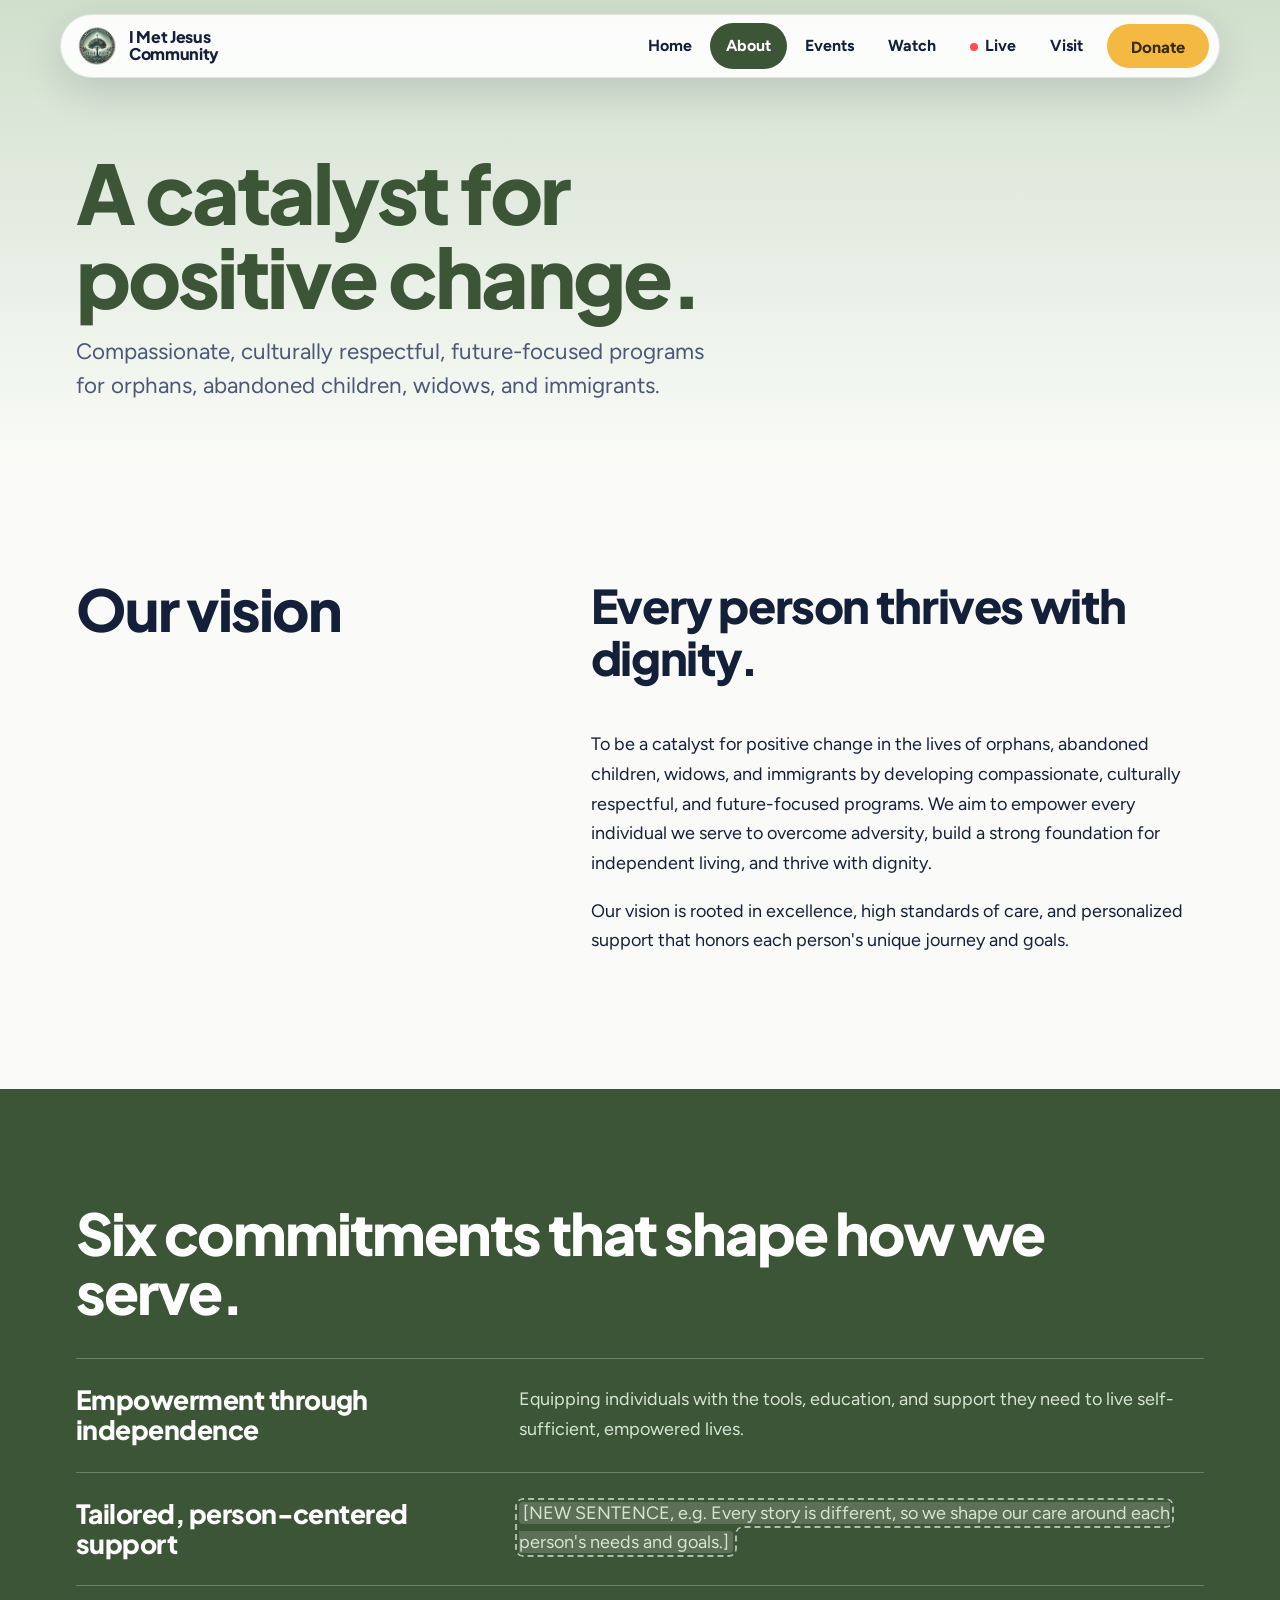
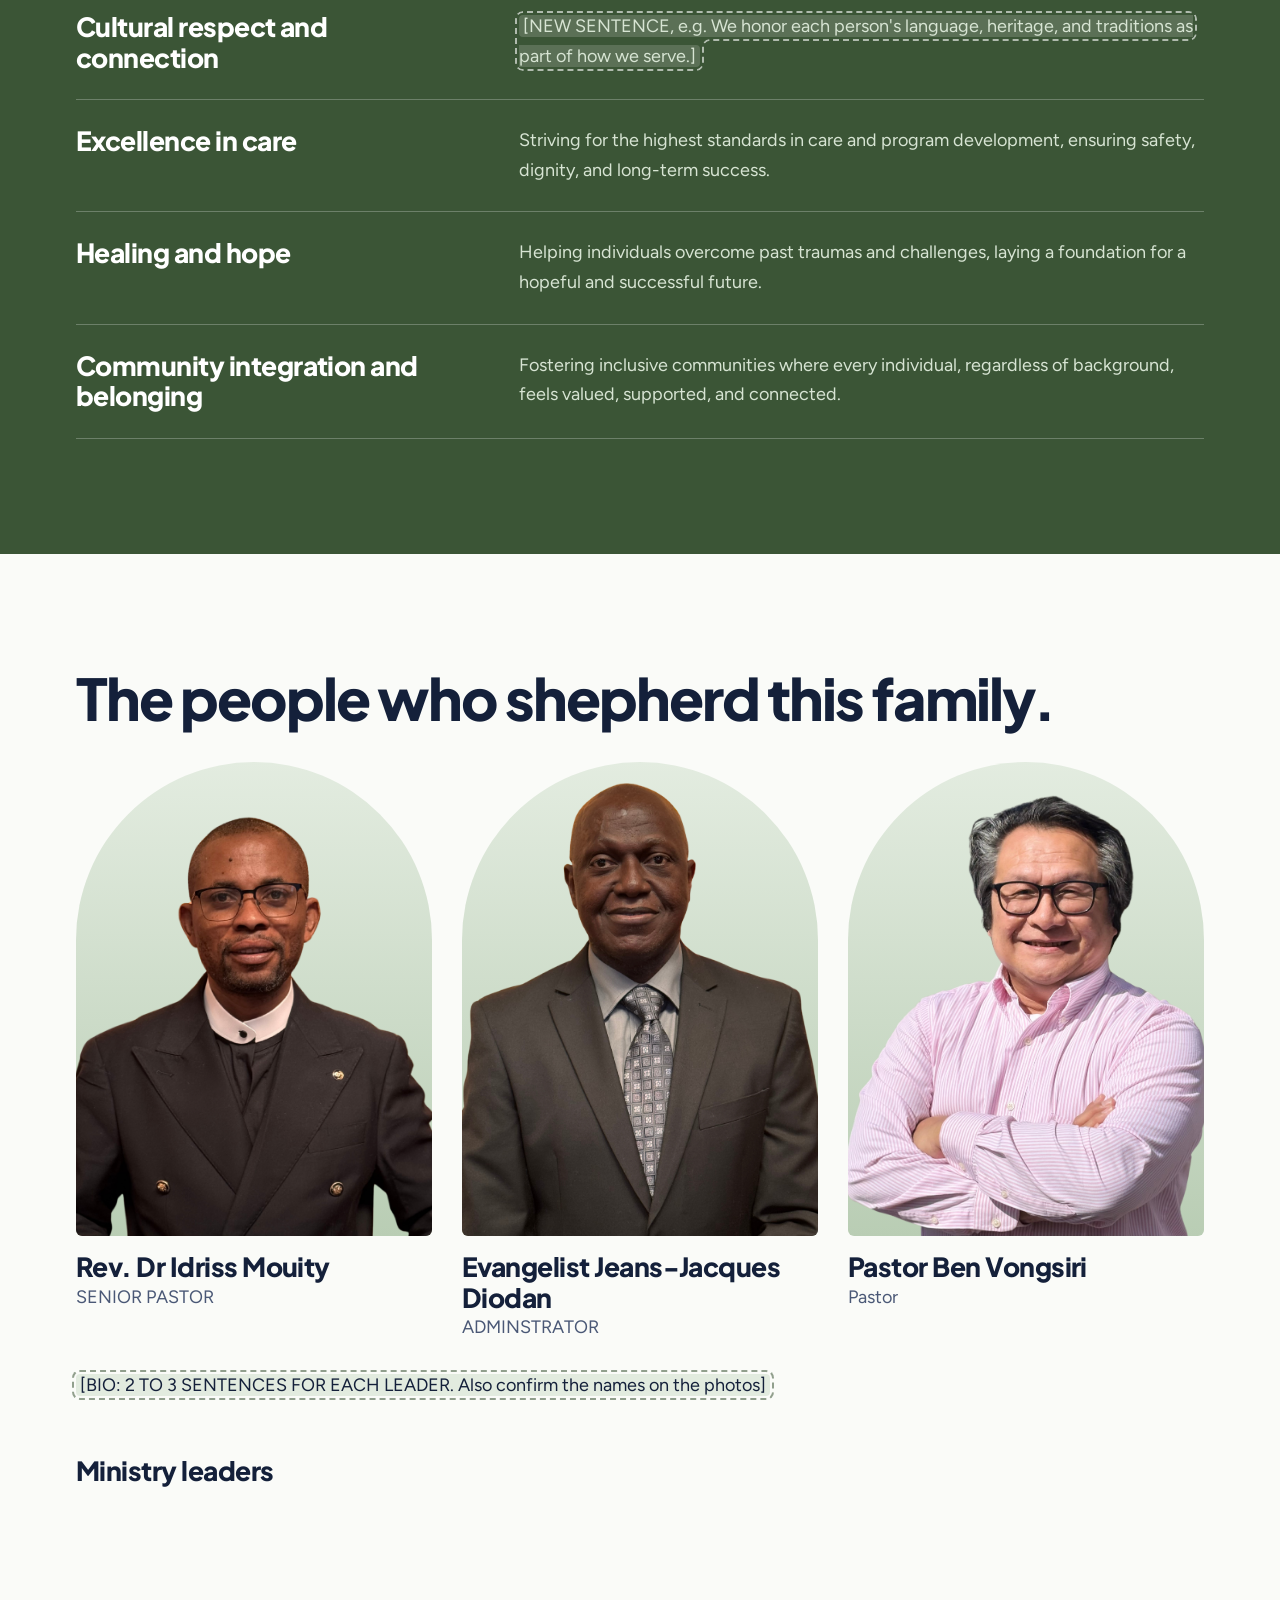
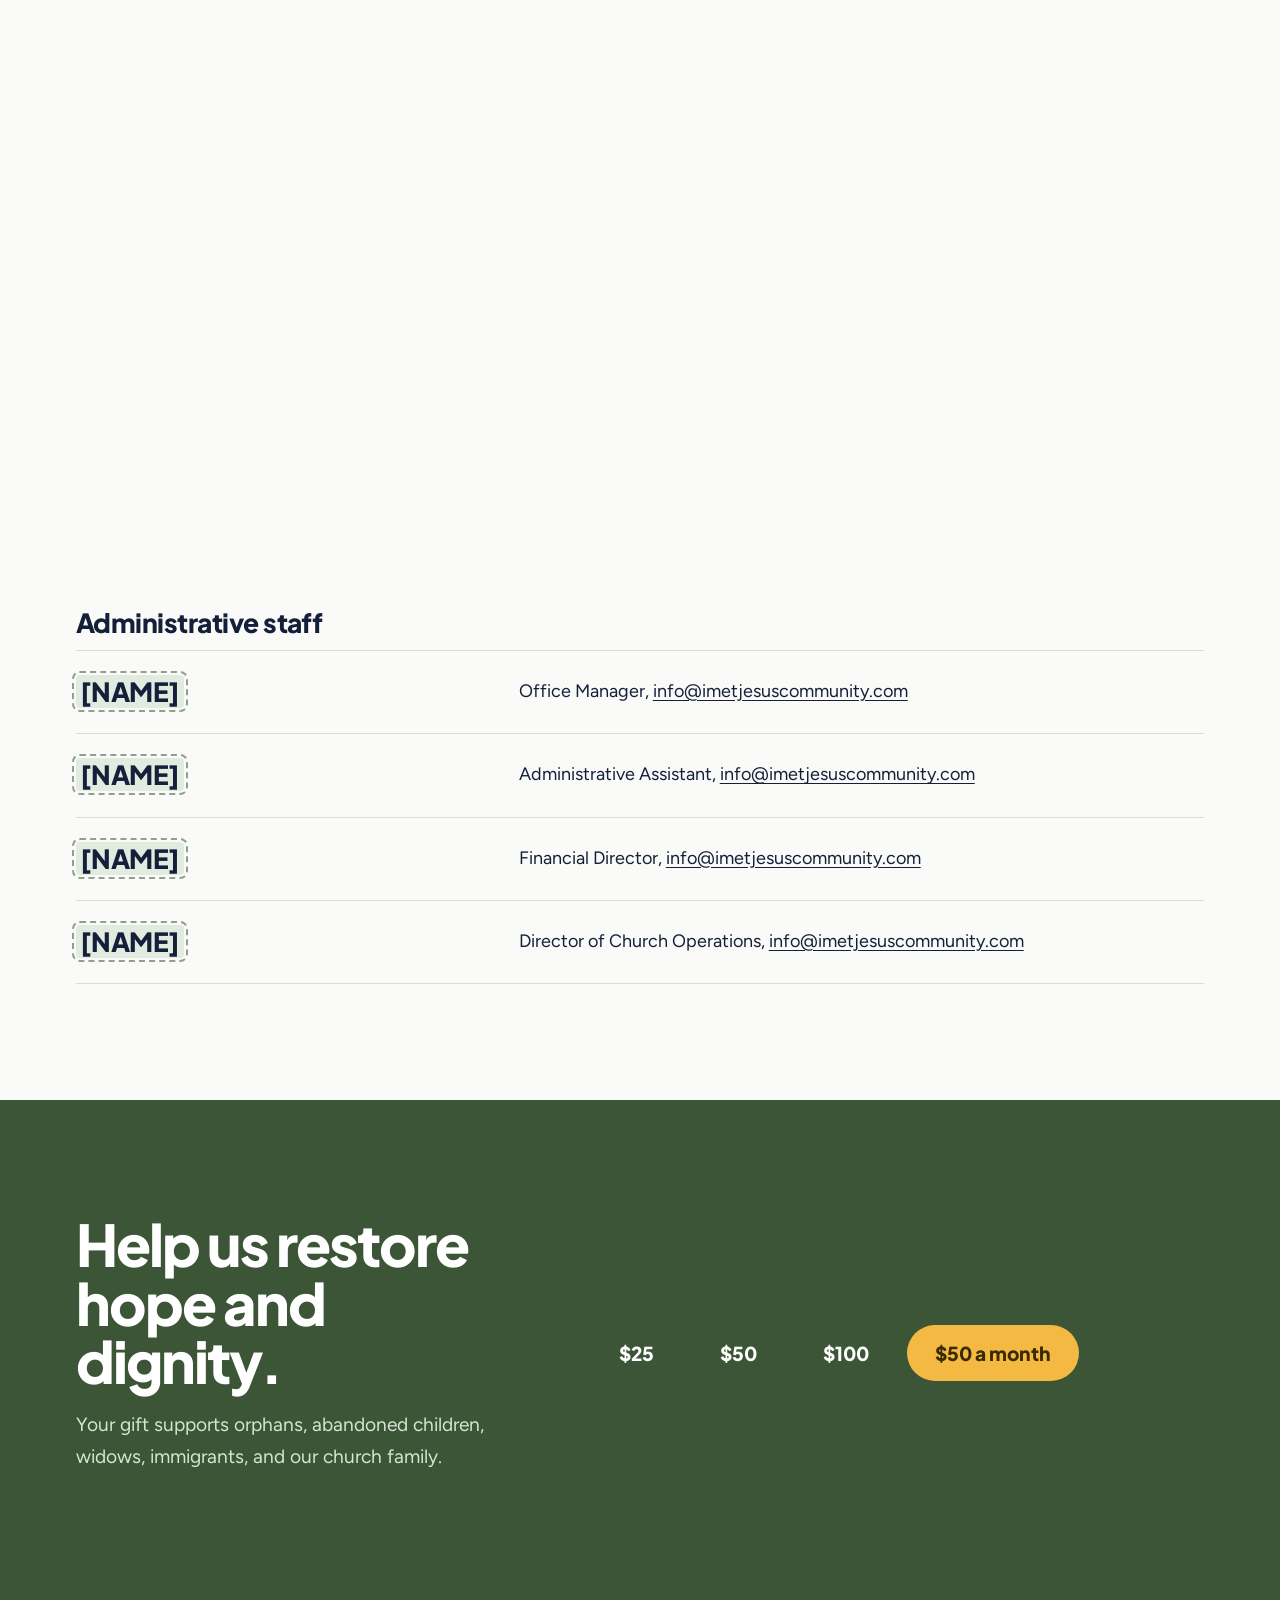
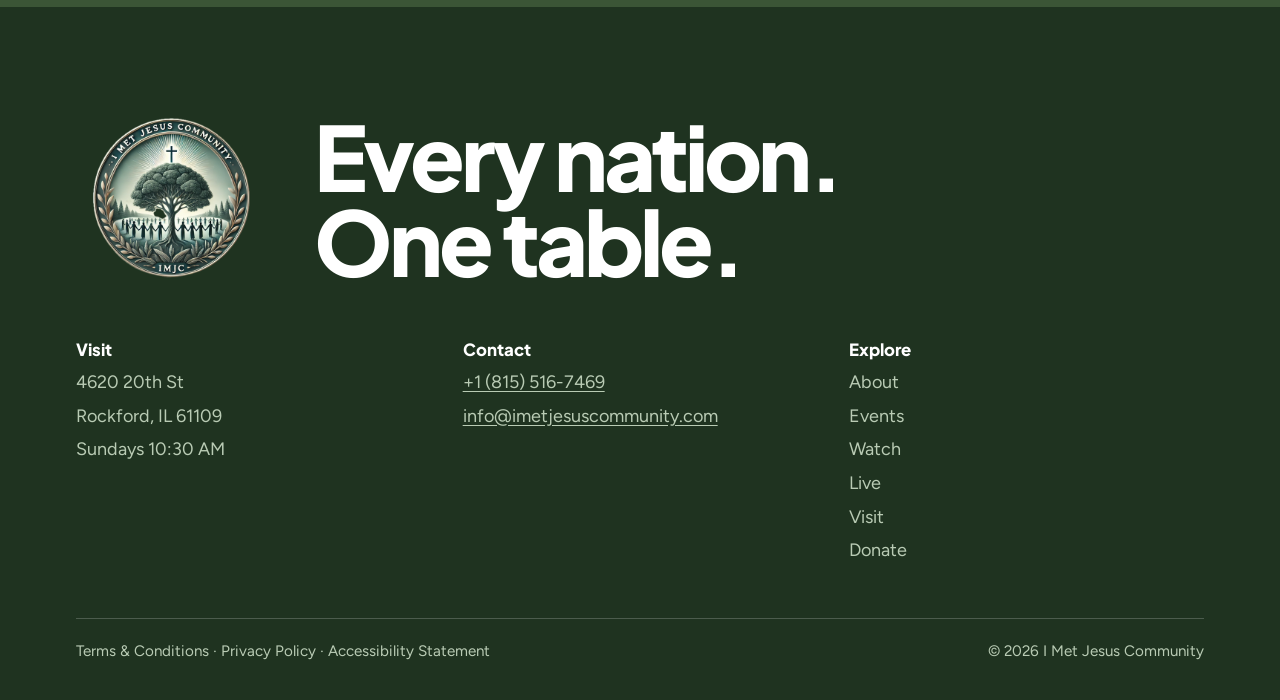
<file: church-website-option1-new_2/about.html>
<!doctype html>
<html lang="en">

<head>
  <meta charset="utf-8">
  <meta name="viewport" content="width=device-width, initial-scale=1">
  <title>About Us | I Met Jesus Community</title>
  <meta name="description"
    content="Our mission, vision, leaders and guiding principles. Restoring dignity, hope and opportunity in Rockford and beyond.">
  <meta name="theme-color" content="#3B5536">
  <link rel="icon" href="img/favicon.png" type="image/png">
  <link rel="apple-touch-icon" href="img/logo.png">
  <link rel="canonical" href="https://imetjesuscommunity.org/about.html">
  <meta property="og:type" content="website">
  <meta property="og:image" content="https://imetjesuscommunity.org/img/logo.png">
  <meta property="og:site_name" content="I Met Jesus Community">
  <meta property="og:title" content="About Us | I Met Jesus Community">
  <meta property="og:description"
    content="Our mission, vision, leaders and guiding principles. Restoring dignity, hope and opportunity in Rockford and beyond.">
  <meta property="og:url" content="https://imetjesuscommunity.org/about.html">
  <link rel="preconnect" href="https://fonts.googleapis.com">
  <link rel="preconnect" href="https://fonts.gstatic.com" crossorigin>
  <link
    href="https://fonts.googleapis.com/css2?family=Figtree:wght@400;500;700&family=Plus+Jakarta+Sans:wght@700;800&display=swap"
    rel="stylesheet">
  <link rel="stylesheet" href="style.css">

</head>

<body>
  <a class="skip" href="#main">Skip to main content</a>
  <header class="pillnav">
    <a class="brand" href="index.html" aria-label="I Met Jesus Community, home"><img src="img/logo-sm.png" width="44"
        height="44" alt=""><span>I Met Jesus<br>Community</span></a>
    <nav id="nav" class="nav" aria-label="Main"><a href="index.html">Home</a><a href="about.html"
        aria-current="page">About</a><a href="events.html">Events</a><a href="watch.html">Watch</a><a
        href="live.html">Live</a><a href="visit.html">Visit</a></nav>
    <a class="btn gold sm give" href="give.html">Donate</a>
    <button class="menu-btn" aria-expanded="false" aria-controls="nav">Menu</button>
  </header>
  <main id="main">

    <section class="page-head noimg">
      <div class="wrap">
        <div>
          <h1>A catalyst for positive change.</h1>
          <p class="lede">Compassionate, culturally respectful, future-focused programs for orphans, abandoned children,
            widows, and immigrants.</p>
        </div>
      </div>
    </section>
    <section class="section">
      <div class="wrap split">
        <div>
          <h2>Our vision</h2>
        </div>
        <div>
          <p class="big-quote">Every person thrives with dignity.</p>
          <p style="margin-top:28px">To be a catalyst for positive change in the lives of orphans, abandoned children,
            widows, and immigrants by developing compassionate, culturally respectful, and future-focused programs. We
            aim to empower every individual we serve to overcome adversity, build a strong foundation for independent
            living, and thrive with dignity.</p>
          <p>Our vision is rooted in excellence, high standards of care, and personalized support that honors each
            person's unique journey and goals.</p>
        </div>
      </div>
    </section>
    <section class="band section on-dark" id="principles">
      <div class="wrap">
        <h2 style="margin-bottom:36px">Six commitments that shape how we serve.</h2>
        <div class="rows">
          <div>
            <h3>Empowerment through independence</h3>
            <p>Equipping individuals with the tools, education, and support they need to live self-sufficient, empowered
              lives.</p>
          </div>
          <div>
            <h3>Tailored, person-centered support</h3>
            <p><span class="todo">[NEW SENTENCE, e.g. Every story is different, so we shape our care around each
                person's needs and goals.]</span></p>
          </div>
          <div>
            <h3>Cultural respect and connection</h3>
            <p><span class="todo">[NEW SENTENCE, e.g. We honor each person's language, heritage, and traditions as part
                of how we serve.]</span></p>
          </div>
          <div>
            <h3>Excellence in care</h3>
            <p>Striving for the highest standards in care and program development, ensuring safety, dignity, and
              long-term success.</p>
          </div>
          <div>
            <h3>Healing and hope</h3>
            <p>Helping individuals overcome past traumas and challenges, laying a foundation for a hopeful and
              successful future.</p>
          </div>
          <div>
            <h3>Community integration and belonging</h3>
            <p>Fostering inclusive communities where every individual, regardless of background, feels valued,
              supported, and connected.</p>
          </div>
        </div>
      </div>
    </section>
    <section class="section" id="leadership">
      <div class="wrap">
        <div class="sect-head">
          <h2>The people who shepherd this family.</h2>
        </div>
        <div class="leaders">
          <article class="leader">
            <div class="arch a34 dk"><img src="img/IMG_1009.png"
                alt="Portrait of Rev. Pastor Idriss Mouity in a white suit jacket and yellow patterned tie, arms crossed."
                loading="lazy"></div>
            <h3>Rev. Dr Idriss Mouity</h3>
            <p class="muted" style="margin:0">SENIOR PASTOR</p>
          </article>
          <article class="leader">
            <div class="arch a34 dk"><img src="img/IMG_0983.png"
                alt="Portrait of Evangelist Tchani Mulamba in a white jacket, smiling." loading="lazy"></div>
            <h3>Evangelist Jeans-Jacques Diodan</h3>
            <p class="muted" style="margin:0">ADMINSTRATOR</p>
          </article>
          <article class="leader">
            <div class="arch a34 dk"><img src="img/IMG_6766.png"
                alt="Portrait of Pastor Ben Vongsiri wearing a black robe with a red stole." loading="lazy"></div>
            <h3>Pastor Ben Vongsiri</h3>
            <p class="muted" style="margin:0">Pastor</p>
          </article>
        </div>
        <p style="margin-top:28px"><span class="todo">[BIO: 2 TO 3 SENTENCES FOR EACH LEADER. Also confirm the names on
            the photos]</span></p>
        <h3 style="margin:56px 0 24px">Ministry leaders</h3>
        <div class="team">
          <div>
            <div class="av dk"><img src="img/team-women.png"
                alt="Portrait of the Women's Leader in a navy striped dress." loading="lazy"></div>
            <h3><span class="todo">Prisca Doutabou</span></h3>
            <p class="muted" style="margin:0">Women's Leader</p>
          </div>
          <div>
            <div class="av dk"><img src="img/team-secretary.webp" alt="Portrait of the Media Team Leader in an orange vest."
                loading="lazy"></div>
            <h3><span class="todo">Floriane Assaguoa</span></h3>
            <p class="muted" style="margin:0">Church Secretary</p>
          </div>
          <div>
            <div class="av dk"><img src="img/patrick.png"
                alt="Portrait of the church Secretary in a patterned jacket and head wrap, smiling." loading="lazy">
            </div>
            <h3><span class="todo">Evg. Patrick Wanza</span></h3>
            <p class="muted" style="margin:0">Youth President</p>
          </div>
          <div>
            <div class="av dk"><img src="img/John.png"
                alt="Portrait of the Youth President in a black blazer with a yellow shirt." loading="lazy"></div>
            <h3><span class="todo">John Kayembe</span></h3>
            <p class="muted" style="margin:0">Intercession Leader</p>
          </div>
          <div>
            <div class="av ph" style="padding:0" role="img" aria-label="Photo placeholder"><img src="img/tm.png" alt="Portrait of Evg Tchani Mulamba." loading="lazy"></div>
            <h3><span class="todo">Evg Tchani Mulamba</span></h3>
            <p class="muted" style="margin:0">Supporting Leader</p>
          </div>
          <div>
            <div class="av ph" style="padding:0" role="img" aria-label="Photo placeholder"><img src="img/alexi.png" alt="Portrait of the Counseling Ministry Director." loading="lazy"></div>
            <h3><span class="todo">Alexis Kossike</span></h3>
            <p class="muted" style="margin:0">Worship Team Leader</p>
          </div>
          <div>
            <div class="av ph" style="padding:0" role="img" aria-label="Photo placeholder"><img src="img/lafluer.png" alt="Portrait of the Counseling Ministry Director." loading="lazy"></div>
            <h3><span class="todo">Lafleur Bantys</span></h3>
            <p class="muted" style="margin:0">Worship Team Leader</p>
          </div>
          <div>
            <div class="av ph" style="padding:0" role="img" aria-label="Photo placeholder"><img src="img/idrissjr.png" alt="Portrait of the Counseling Ministry Director." loading="lazy"></div>
            <h3><span class="todo">Idriss Mouity Jr</span></h3>
            <p class="muted" style="margin:0">Media Team / Youth Vice President</p>
          </div>
        </div>
        <h3 style="margin:56px 0 12px">Administrative staff</h3>
        <div class="rows">
          <div>
            <h3><span class="todo">[NAME]</span></h3>
            <p>Office Manager, <a class="contact-link"
                href="mailto:info@imetjesuscommunity.com">info@imetjesuscommunity.com</a></p>
          </div>
          <div>
            <h3><span class="todo">[NAME]</span></h3>
            <p>Administrative Assistant, <a class="contact-link"
                href="mailto:info@imetjesuscommunity.com">info@imetjesuscommunity.com</a></p>
          </div>
          <div>
            <h3><span class="todo">[NAME]</span></h3>
            <p>Financial Director, <a class="contact-link"
                href="mailto:info@imetjesuscommunity.com">info@imetjesuscommunity.com</a></p>
          </div>
          <div>
            <h3><span class="todo">[NAME]</span></h3>
            <p>Director of Church Operations, <a class="contact-link"
                href="mailto:info@imetjesuscommunity.com">info@imetjesuscommunity.com</a></p>
          </div>
        </div>
      </div>
    </section>
    <section class="band section">
      <div class="wrap split" style="align-items:center">
        <div>
          <h2>Help us restore hope and dignity.</h2>
          <p style="margin-top:18px;font-size:1.2rem">Your gift supports orphans, abandoned children, widows,
            immigrants, and our church family.</p>
        </div>
        <div class="amounts" style="margin:0"><a href="give.html?amount=25">$25</a><a
            href="give.html?amount=50">$50</a><a href="give.html?amount=100">$100</a><a
            href="give.html?amount=50&amp;freq=monthly" style="background:var(--gold);color:var(--gold-ink)">$50 a
            month</a></div>
      </div>
    </section>
  </main>
  <footer class="foot">
    <div class="wrap">
      <div class="foot-top"><img src="img/logo.png" width="190" height="190"
          alt="I Met Jesus Community seal: a tree with a cross above it, surrounded by people holding hands.">
        <div class="foot-brand">Every nation.<br>One table.</div>
      </div>
      <div class="foot-grid">
        <div>
          <h2>Visit</h2>
          <p>4620 20th St</p>
          <p>Rockford, IL 61109</p>
          <p>Sundays 10:30 AM</p>
        </div>
        <div>
          <h2>Contact</h2>
          <p><a class="contact-link" href="tel:+18155167469">+1 (815) 516-7469</a></p>
          <p><a class="contact-link" href="mailto:info@imetjesuscommunity.com">info@imetjesuscommunity.com</a></p>
          <p data-social-row style="display:flex;flex-wrap:wrap;gap:4px 16px;margin-top:8px"><a class="contact-link"
              data-link="youtube" data-optional href="#">YouTube</a><a class="contact-link" data-link="facebook"
              data-optional href="#">Facebook</a><a class="contact-link" data-link="instagram" data-optional
              href="#">Instagram</a><a class="contact-link" data-link="tiktok" data-optional href="#">TikTok</a></p>
        </div>
        <div>
          <h2>Explore</h2>
          <p><a href="about.html">About</a></p>
          <p><a href="events.html">Events</a></p>
          <p><a href="watch.html">Watch</a></p>
          <p><a href="live.html">Live</a></p>
          <p><a href="visit.html">Visit</a></p>
          <p><a href="give.html">Donate</a></p>
        </div>
      </div>
      <div class="legal"><span>Terms &amp; Conditions · Privacy Policy · Accessibility Statement</span><span>© 2026 I
          Met Jesus Community</span></div>
    </div>
  </footer>
  <nav class="dock" aria-label="Quick actions">
    <a href="visit.html">Visit</a><a href="live.html">Watch live</a><a class="give" href="give.html">Donate</a>
  </nav>
  <script src="config.js"></script>
  <script src="app.js"></script>
</body>

</html>
</file>
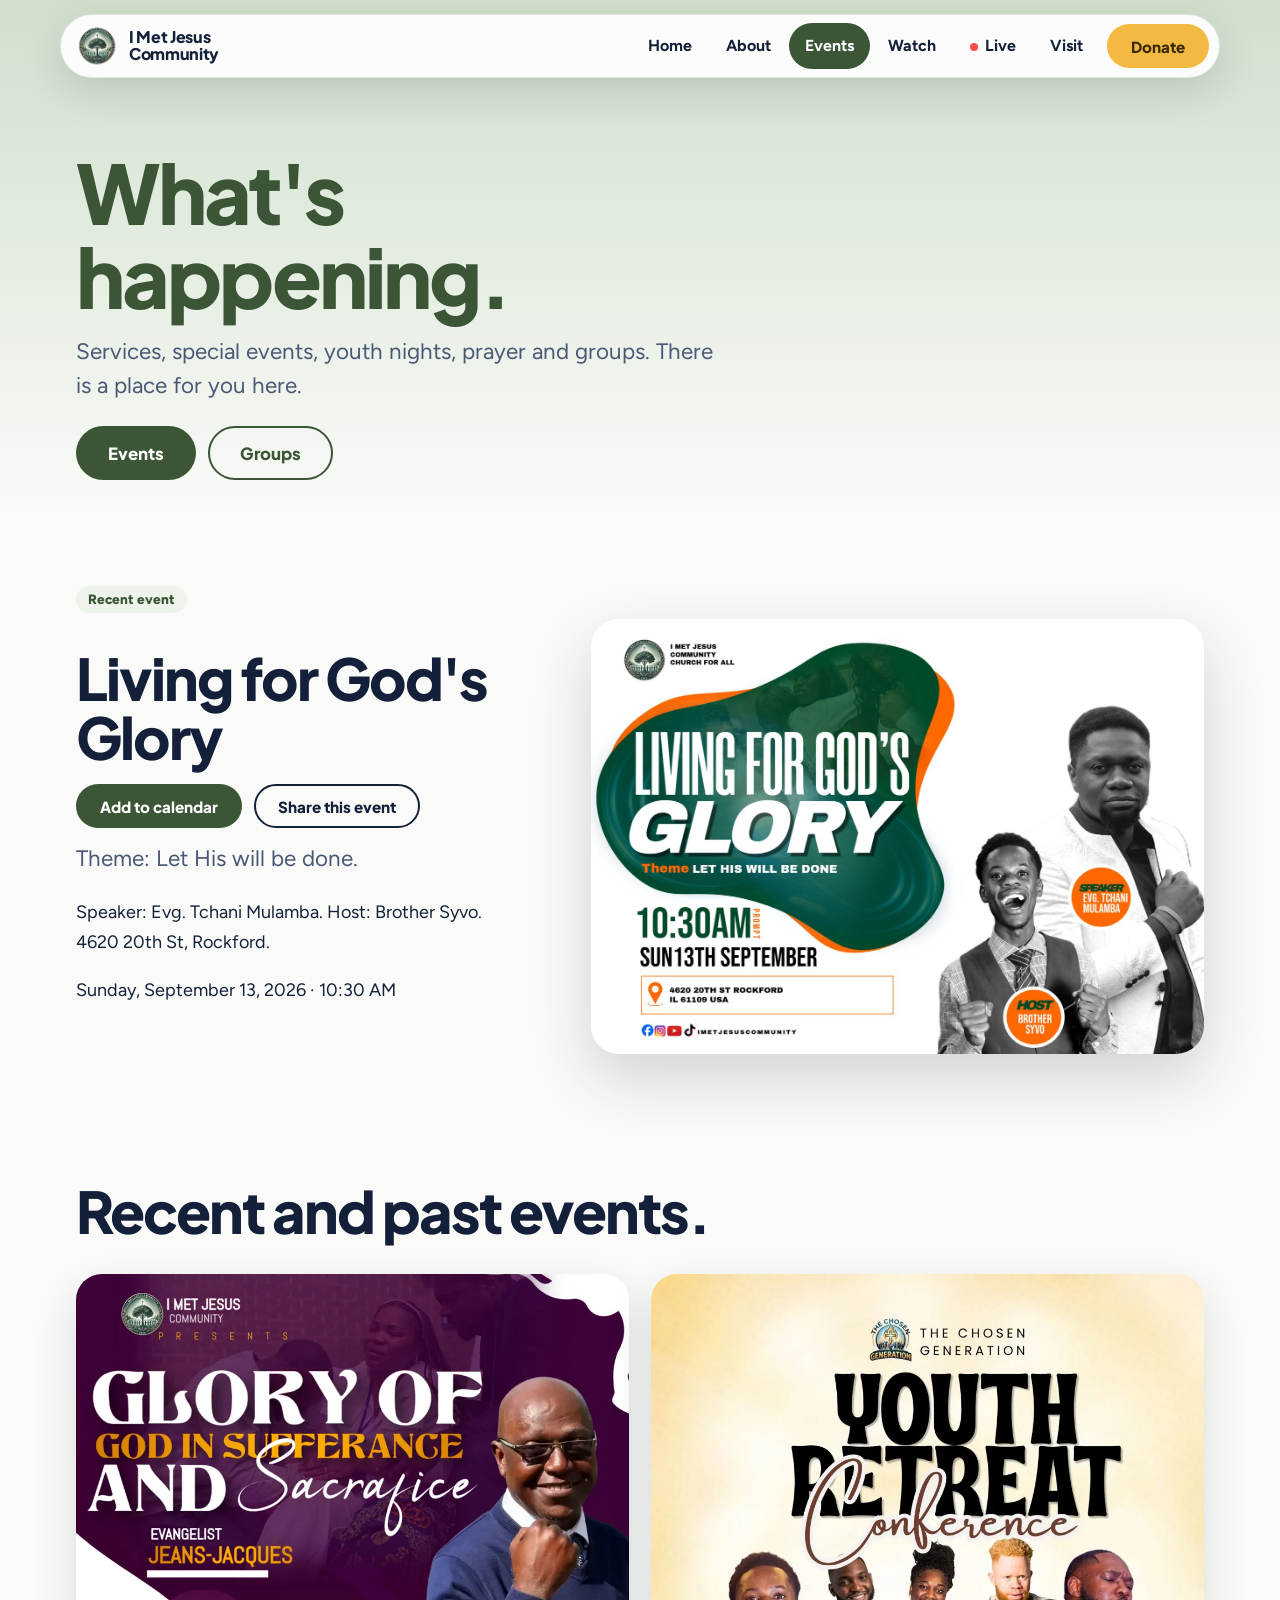
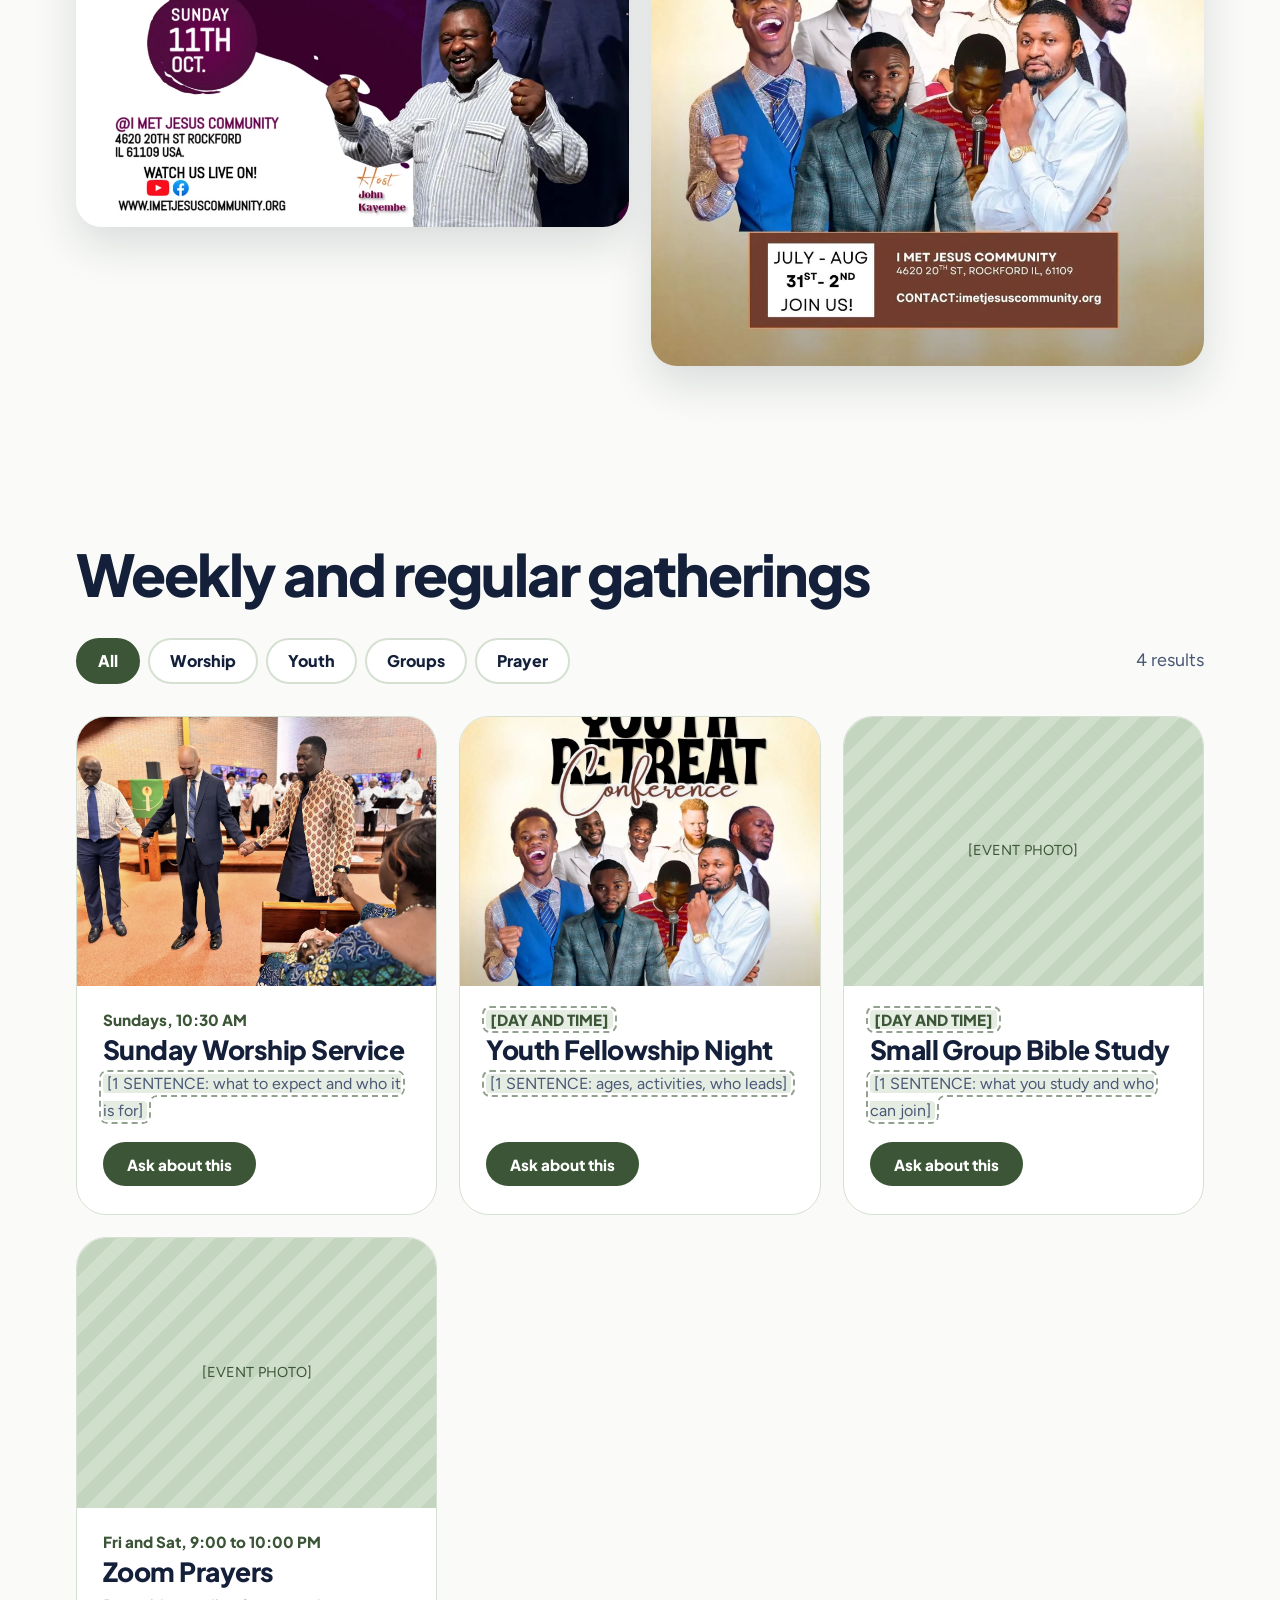
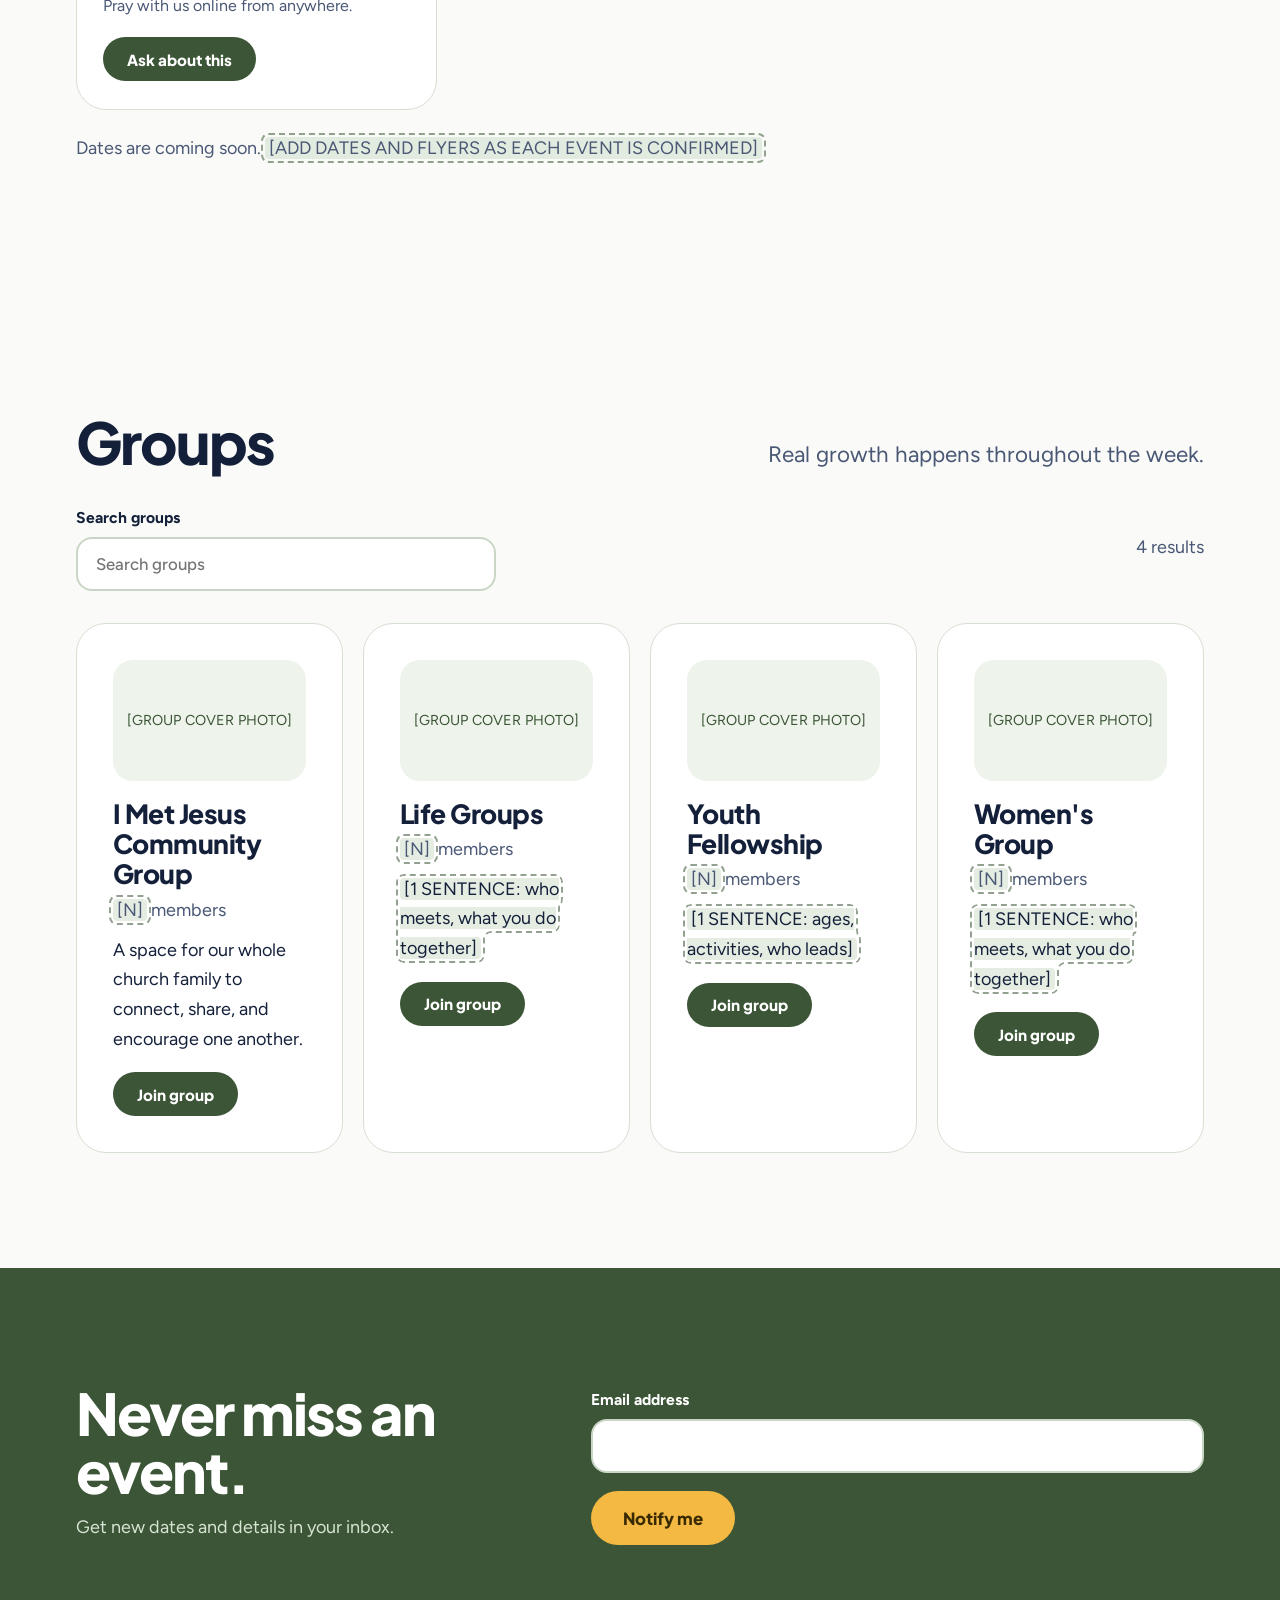
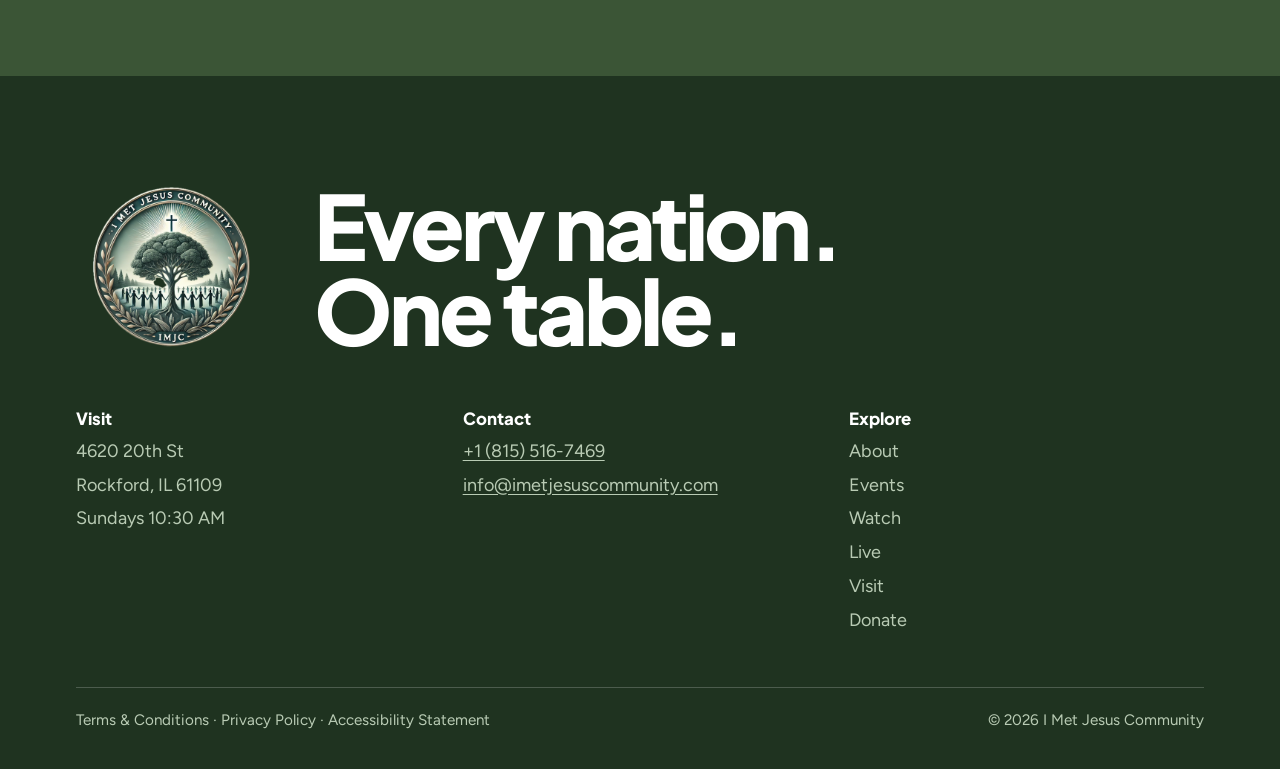
<file: church-website-option1-new_2/events.html>
<!doctype html>
<html lang="en">
<head>
<meta charset="utf-8">
<meta name="viewport" content="width=device-width, initial-scale=1">
<title>Events | I Met Jesus Community</title>
<meta name="description" content="Upcoming services, special events, youth nights, prayer and groups at I Met Jesus Community in Rockford.">
<meta name="theme-color" content="#3B5536">
<link rel="icon" href="img/favicon.png" type="image/png"><link rel="apple-touch-icon" href="img/logo.png">
<link rel="canonical" href="https://imetjesuscommunity.org/events.html">
<meta property="og:type" content="website"><meta property="og:image" content="https://imetjesuscommunity.org/img/logo.png"><meta property="og:site_name" content="I Met Jesus Community">
<meta property="og:title" content="Events | I Met Jesus Community"><meta property="og:description" content="Upcoming services, special events, youth nights, prayer and groups at I Met Jesus Community in Rockford."><meta property="og:url" content="https://imetjesuscommunity.org/events.html">
<link rel="preconnect" href="https://fonts.googleapis.com"><link rel="preconnect" href="https://fonts.gstatic.com" crossorigin>
<link href="https://fonts.googleapis.com/css2?family=Figtree:wght@400;500;700&family=Plus+Jakarta+Sans:wght@700;800&display=swap" rel="stylesheet">
<link rel="stylesheet" href="style.css">

</head>
<body>
<a class="skip" href="#main">Skip to main content</a>
<header class="pillnav">
<a class="brand" href="index.html" aria-label="I Met Jesus Community, home"><img src="img/logo-sm.png" width="44" height="44" alt=""><span>I Met Jesus<br>Community</span></a>
<nav id="nav" class="nav" aria-label="Main"><a href="index.html">Home</a><a href="about.html">About</a><a href="events.html" aria-current="page">Events</a><a href="watch.html">Watch</a><a href="live.html">Live</a><a href="visit.html">Visit</a></nav>
<a class="btn gold sm give" href="give.html">Donate</a>
<button class="menu-btn" aria-expanded="false" aria-controls="nav">Menu</button>
</header>
<main id="main">

<section class="page-head noimg"><div class="wrap"><div><h1>What's happening.</h1><p class="lede">Services, special events, youth nights, prayer and groups. There is a place for you here.</p><div class="cta-row" style="margin-top:24px"><a class="btn green" href="#events">Events</a><a class="btn line" style="color:var(--forest)" href="#groups">Groups</a></div></div></div></section>
<section class="section tight" id="featured"><div class="wrap"><span class="tag">Recent event</span></div><div class="wrap split" style="align-items:center"><div><h2>Living for God's Glory</h2><div class="cta-row" style="margin-top:18px"><a class="btn green sm" data-link="calendar" href="#">Add to calendar</a><a class="btn line sm" data-share href="#">Share this event</a></div><p class="lede" style="margin-top:14px">Theme: Let His will be done.</p><p>Speaker: Evg. Tchani Mulamba. Host: Brother Syvo. 4620 20th St, Rockford.</p><p>Sunday, September 13, 2026 · 10:30 AM</p></div>
<a href="img/flyer-living-for-gods-glory.jpg"><img class="flyer" src="img/flyer-living-for-gods-glory.jpg" width="1400" height="993" loading="lazy" alt="Event flyer: Living for God's Glory, theme Let His will be done. Sunday 13th September, 4620 20th St, Rockford, IL 61109. Speaker Evg. Tchani Mulamba, host Brother Syvo."></a></div></section>
<section class="section tight" id="past"><div class="wrap"><div class="sect-head"><h2>Recent and past events.</h2></div>
<div class="flyers"><a href="img/flyer-jean-jacques.webp"><img src="img/flyer-jean-jacques.webp" loading="lazy" alt="Flyer: The Glory of God in Sufferance and Sacrifice, with Evangelist Jean-Jacques, Sunday 11 October, 4620 20th St, Rockford."></a>
<a href="img/flyer-youth-retreat.webp"><img src="img/flyer-youth-retreat.webp" loading="lazy" alt="Flyer: Youth Retreat Conference, The Chosen Generation, with a group of smiling young people."></a></div></div></section>
<section class="section" id="events"><div class="wrap" data-filter><div class="sect-head"><h2>Weekly and regular gatherings</h2></div>
<div class="toolbar"><div class="chips" role="group" aria-label="Filter events"><button class="chip" data-value="All" aria-pressed="true">All</button><button class="chip" data-value="Worship" aria-pressed="false">Worship</button><button class="chip" data-value="Youth" aria-pressed="false">Youth</button><button class="chip" data-value="Groups" aria-pressed="false">Groups</button><button class="chip" data-value="Prayer" aria-pressed="false">Prayer</button></div><p class="muted" data-count aria-live="polite" style="margin:0"></p></div>
<div class="cards"><article class="ev" data-cat="Worship"><div class="pic"><img src="img/moment-prayer.webp" alt="Church members praying together in the sanctuary." loading="lazy" onerror="this.remove()"></div><div class="body"><span class="when">Sundays, 10:30 AM</span><h3>Sunday Worship Service</h3><p><span class="todo">[1 SENTENCE: what to expect and who it is for]</span></p><a class="btn green sm" href="visit.html#contact">Ask about this</a></div></article><article class="ev" data-cat="Youth"><div class="pic"><img src="img/sun-4.webp" alt="Poster for the Youth Retreat Conference." loading="lazy" onerror="this.remove()"></div><div class="body"><span class="when"><span class="todo">[DAY AND TIME]</span></span><h3>Youth Fellowship Night</h3><p><span class="todo">[1 SENTENCE: ages, activities, who leads]</span></p><a class="btn green sm" href="visit.html#contact">Ask about this</a></div></article><article class="ev" data-cat="Groups"><div class="pic"><div class="ph" style="position:absolute;inset:0" role="img" aria-label="Photo placeholder">[EVENT PHOTO]</div></div><div class="body"><span class="when"><span class="todo">[DAY AND TIME]</span></span><h3>Small Group Bible Study</h3><p><span class="todo">[1 SENTENCE: what you study and who can join]</span></p><a class="btn green sm" href="visit.html#contact">Ask about this</a></div></article><article class="ev" data-cat="Prayer"><div class="pic"><div class="ph" style="position:absolute;inset:0" role="img" aria-label="Photo placeholder">[EVENT PHOTO]</div></div><div class="body"><span class="when">Fri and Sat, 9:00 to 10:00 PM</span><h3>Zoom Prayers</h3><p>Pray with us online from anywhere.</p><a class="btn green sm" href="visit.html#contact">Ask about this</a></div></article></div>
<p class="muted" style="margin-top:24px">Dates are coming soon. <span class="todo">[ADD DATES AND FLYERS AS EACH EVENT IS CONFIRMED]</span></p>
<p data-empty hidden style="font-weight:700">No events in this category yet.</p></div></section>
<section class="section" id="groups"><div class="wrap" data-filter><div class="sect-head"><h2>Groups</h2><p class="lede" style="margin:0">Real growth happens throughout the week.</p></div>
<div class="toolbar"><div class="search" style="max-width:420px"><label for="gs">Search groups</label><input id="gs" type="search" placeholder="Search groups" data-search autocomplete="off"></div><p class="muted" data-count aria-live="polite" style="margin:0"></p></div>
<div class="card-grid"><article class="card" data-cat="Group"><div class="gp ph" role="img" aria-label="Photo placeholder" style="padding:0">[GROUP COVER PHOTO]</div><h3>I Met Jesus Community Group</h3><p class="muted" style="margin:6px 0 10px"><span class="todo">[N]</span> members</p><p>A space for our whole church family to connect, share, and encourage one another.</p><a class="btn green sm" href="visit.html#contact">Join group</a></article><article class="card" data-cat="Group"><div class="gp ph" role="img" aria-label="Photo placeholder" style="padding:0">[GROUP COVER PHOTO]</div><h3>Life Groups</h3><p class="muted" style="margin:6px 0 10px"><span class="todo">[N]</span> members</p><p><span class="todo">[1 SENTENCE: who meets, what you do together]</span></p><a class="btn green sm" href="visit.html#contact">Join group</a></article><article class="card" data-cat="Group"><div class="gp ph" role="img" aria-label="Photo placeholder" style="padding:0">[GROUP COVER PHOTO]</div><h3>Youth Fellowship</h3><p class="muted" style="margin:6px 0 10px"><span class="todo">[N]</span> members</p><p><span class="todo">[1 SENTENCE: ages, activities, who leads]</span></p><a class="btn green sm" href="visit.html#contact">Join group</a></article><article class="card" data-cat="Group"><div class="gp ph" role="img" aria-label="Photo placeholder" style="padding:0">[GROUP COVER PHOTO]</div><h3>Women's Group</h3><p class="muted" style="margin:6px 0 10px"><span class="todo">[N]</span> members</p><p><span class="todo">[1 SENTENCE: who meets, what you do together]</span></p><a class="btn green sm" href="visit.html#contact">Join group</a></article></div>
<p data-empty hidden style="font-weight:700;margin-top:24px">No groups match.</p></div></section>
<section class="band section"><div class="wrap split" style="align-items:center"><div><h2>Never miss an event.</h2><p style="margin-top:12px">Get new dates and details in your inbox.</p></div>
<form data-form="newsletter"><div class="field"><label for="nl">Email address</label><input id="nl" type="email" required autocomplete="email"></div><button class="btn gold" type="submit">Notify me</button><p class="form-status" role="status"></p></form></div></section>
</main>
<footer class="foot"><div class="wrap">
<div class="foot-top"><img src="img/logo.png" width="190" height="190" alt="I Met Jesus Community seal: a tree with a cross above it, surrounded by people holding hands."><div class="foot-brand">Every nation.<br>One table.</div></div>
<div class="foot-grid">
<div><h2>Visit</h2><p>4620 20th St</p><p>Rockford, IL 61109</p><p>Sundays 10:30 AM</p></div>
<div><h2>Contact</h2><p><a class="contact-link" href="tel:+18155167469">+1 (815) 516-7469</a></p><p><a class="contact-link" href="mailto:info@imetjesuscommunity.com">info@imetjesuscommunity.com</a></p>
<p data-social-row style="display:flex;flex-wrap:wrap;gap:4px 16px;margin-top:8px"><a class="contact-link" data-link="youtube" data-optional href="#">YouTube</a><a class="contact-link" data-link="facebook" data-optional href="#">Facebook</a><a class="contact-link" data-link="instagram" data-optional href="#">Instagram</a><a class="contact-link" data-link="tiktok" data-optional href="#">TikTok</a></p></div>
<div><h2>Explore</h2><p><a href="about.html">About</a></p><p><a href="events.html">Events</a></p><p><a href="watch.html">Watch</a></p><p><a href="live.html">Live</a></p><p><a href="visit.html">Visit</a></p><p><a href="give.html">Donate</a></p></div>
</div>
<div class="legal"><span>Terms &amp; Conditions · Privacy Policy · Accessibility Statement</span><span>© 2026 I Met Jesus Community</span></div>
</div></footer>
<nav class="dock" aria-label="Quick actions">
<a href="visit.html">Visit</a><a href="live.html">Watch live</a><a class="give" href="give.html">Donate</a>
</nav>
<script src="config.js"></script>
<script src="app.js"></script>
</body>
</html>
</file>
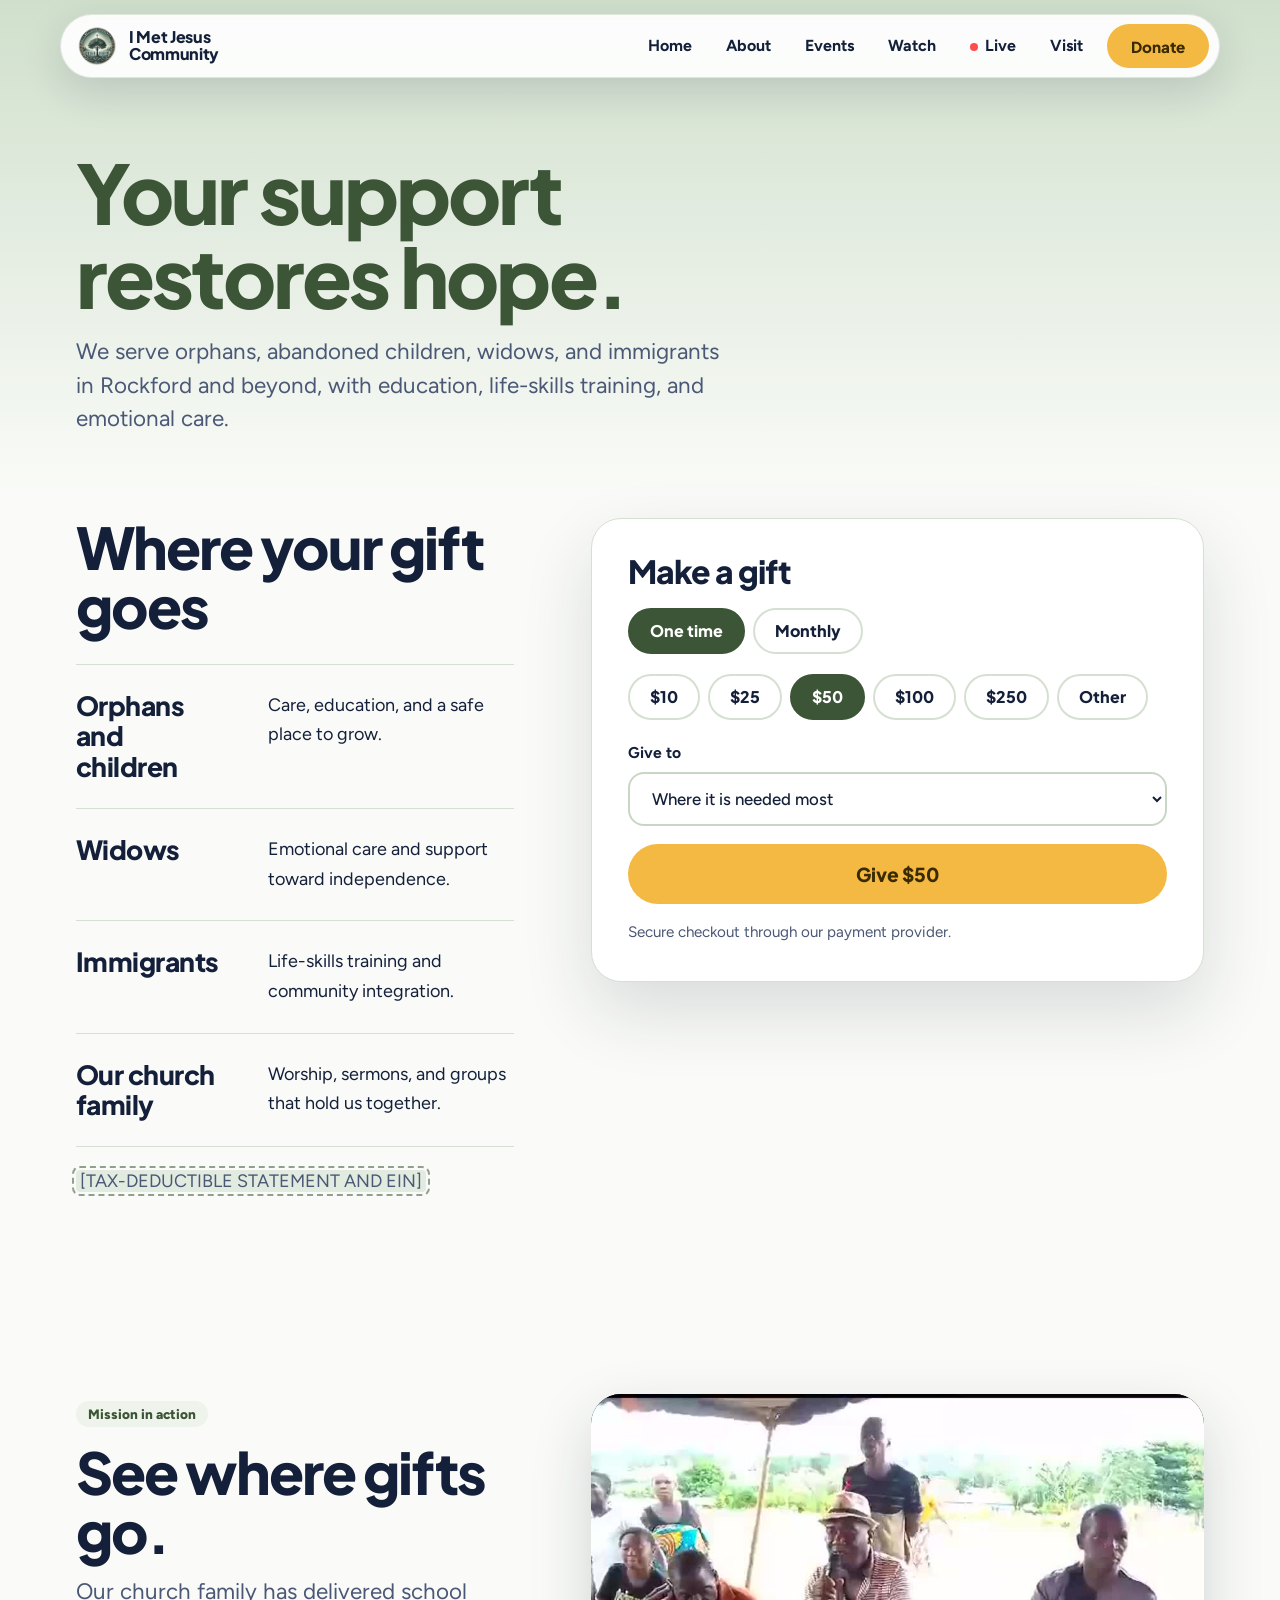
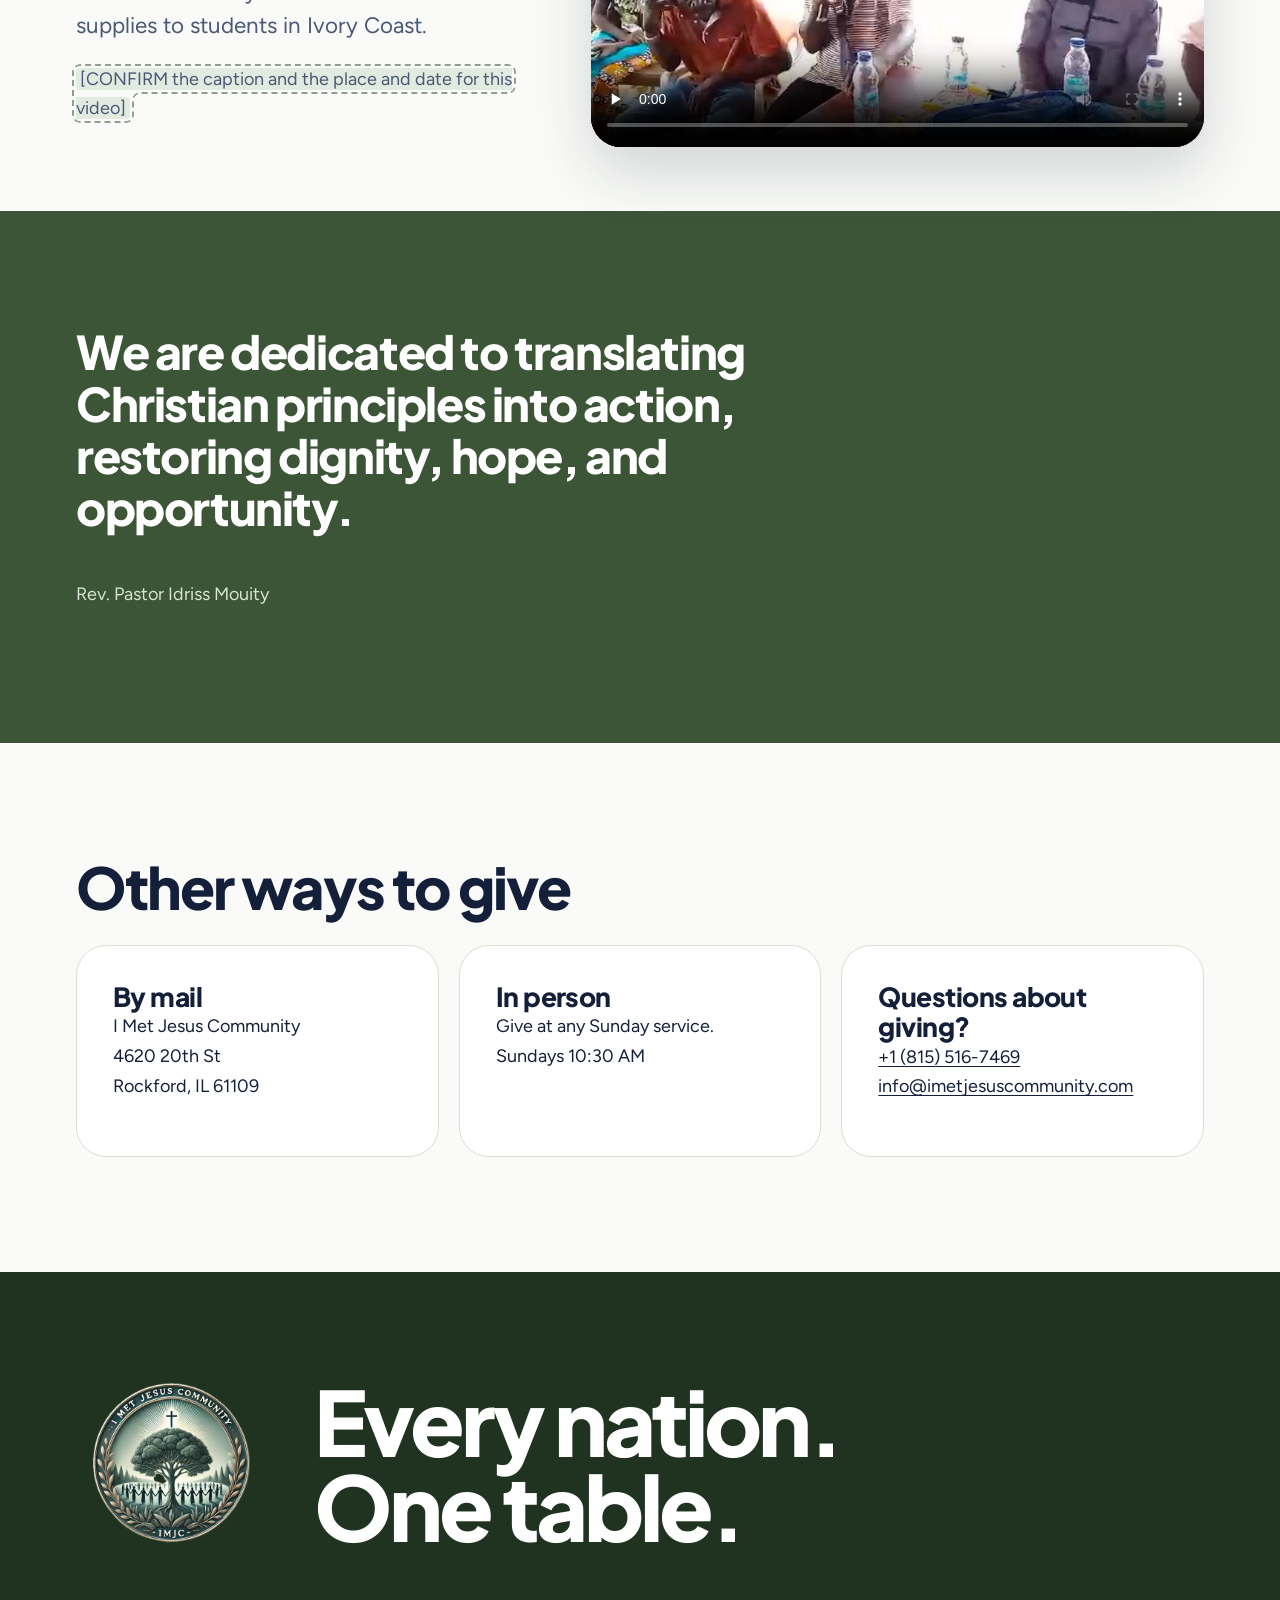
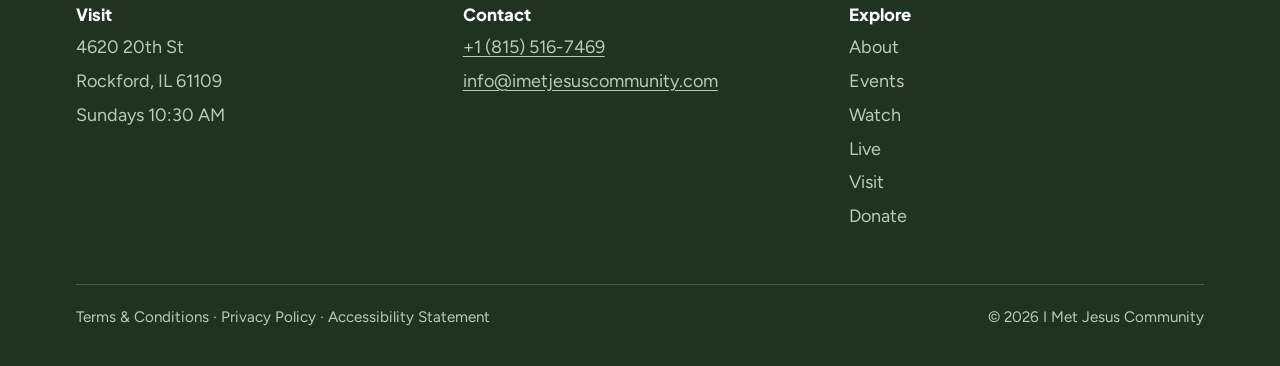
<file: church-website-option1-new_2/give.html>
<!doctype html>
<html lang="en">
<head>
<meta charset="utf-8">
<meta name="viewport" content="width=device-width, initial-scale=1">
<title>Donate | I Met Jesus Community</title>
<meta name="description" content="Give to I Met Jesus Community and our mission to orphans, widows and immigrants.">
<meta name="theme-color" content="#3B5536">
<link rel="icon" href="img/favicon.png" type="image/png"><link rel="apple-touch-icon" href="img/logo.png">
<link rel="canonical" href="https://imetjesuscommunity.org/give.html">
<meta property="og:type" content="website"><meta property="og:image" content="https://imetjesuscommunity.org/img/logo.png"><meta property="og:site_name" content="I Met Jesus Community">
<meta property="og:title" content="Donate | I Met Jesus Community"><meta property="og:description" content="Give to I Met Jesus Community and our mission to orphans, widows and immigrants."><meta property="og:url" content="https://imetjesuscommunity.org/give.html">
<link rel="preconnect" href="https://fonts.googleapis.com"><link rel="preconnect" href="https://fonts.gstatic.com" crossorigin>
<link href="https://fonts.googleapis.com/css2?family=Figtree:wght@400;500;700&family=Plus+Jakarta+Sans:wght@700;800&display=swap" rel="stylesheet">
<link rel="stylesheet" href="style.css">

</head>
<body>
<a class="skip" href="#main">Skip to main content</a>
<header class="pillnav">
<a class="brand" href="index.html" aria-label="I Met Jesus Community, home"><img src="img/logo-sm.png" width="44" height="44" alt=""><span>I Met Jesus<br>Community</span></a>
<nav id="nav" class="nav" aria-label="Main"><a href="index.html">Home</a><a href="about.html">About</a><a href="events.html">Events</a><a href="watch.html">Watch</a><a href="live.html">Live</a><a href="visit.html">Visit</a></nav>
<a class="btn gold sm give" href="give.html">Donate</a>
<button class="menu-btn" aria-expanded="false" aria-controls="nav">Menu</button>
</header>
<main id="main">

<section class="page-head noimg"><div class="wrap"><div><h1>Your support restores hope.</h1><p class="lede">We serve orphans, abandoned children, widows, and immigrants in Rockford and beyond, with education, life-skills training, and emotional care.</p></div></div></section>
<section class="section" style="padding-top:20px"><div class="wrap split" style="align-items:start">
<div><h2>Where your gift goes</h2><div class="rows" style="margin-top:28px;grid-template-columns:1fr">
<div><h3>Orphans and children</h3><p>Care, education, and a safe place to grow.</p></div>
<div><h3>Widows</h3><p>Emotional care and support toward independence.</p></div>
<div><h3>Immigrants</h3><p>Life-skills training and community integration.</p></div>
<div><h3>Our church family</h3><p>Worship, sermons, and groups that hold us together.</p></div></div>
<p class="muted" style="margin-top:20px"><span class="todo">[TAX-DEDUCTIBLE STATEMENT AND EIN]</span></p></div>
<div class="card" id="give" style="box-shadow:0 30px 70px rgba(20,32,58,.14)"><h2 style="font-size:2rem;margin-bottom:20px">Make a gift</h2>
<div class="chips" role="group" aria-label="Frequency" style="margin-bottom:20px"><button class="chip" data-freq="once" aria-pressed="true">One time</button><button class="chip" data-freq="monthly" aria-pressed="false">Monthly</button></div>
<div class="chips" role="group" aria-label="Amount" style="margin-bottom:20px"><button class="chip" data-amt="10" aria-pressed="false">$10</button><button class="chip" data-amt="25" aria-pressed="false">$25</button><button class="chip" data-amt="50" aria-pressed="false">$50</button><button class="chip" data-amt="100" aria-pressed="false">$100</button><button class="chip" data-amt="250" aria-pressed="false">$250</button><button class="chip" data-amt="other" aria-pressed="false">Other</button></div>
<div class="field" id="other-wrap" hidden><label for="other">Amount in US dollars</label><input id="other" type="text" inputmode="decimal"></div>
<div class="field"><label for="fund">Give to</label><select id="fund"><option value="needed">Where it is needed most</option><option value="mission">Orphan, widow and immigrant mission</option><option value="general">General church fund</option></select></div>
<button class="btn gold" id="give-cta" style="width:100%;min-height:60px;font-size:1.2rem">Give</button>
<p id="give-msg" role="alert" hidden style="margin-top:14px;padding:12px 16px;border-radius:12px;background:var(--sage);font-weight:700"></p>
<p class="muted" style="margin:16px 0 0;font-size:.95rem">Secure checkout through our payment provider.</p></div></div></section>
<section class="section tight"><div class="wrap split" style="align-items:center"><div><span class="tag">Mission in action</span><h2 style="margin-top:10px">See where gifts go.</h2><p class="lede" style="margin-top:14px">Our church family has delivered school supplies to students in Ivory Coast.</p><p class="muted"><span class="todo">[CONFIRM the caption and the place and date for this video]</span></p></div>
<div class="vid"><video controls preload="none" playsinline poster="img/ivory-coast-poster.jpg" aria-describedby="vid-desc"><source src="video/ivory-coast.mp4" type="video/mp4">Your browser cannot play this video.</video><p id="vid-desc" class="sr">Video of a student supplies distribution in Ivory Coast: a speaker addresses a gathering under tents.</p></div></div></section>
<section class="band section"><div class="wrap"><p class="big-quote" style="color:#fff;max-width:26ch">We are dedicated to translating Christian principles into action, restoring dignity, hope, and opportunity.</p><p style="margin-top:20px">Rev. Pastor Idriss Mouity</p></div></section>
<section class="section"><div class="wrap"><h2 style="margin-bottom:28px">Other ways to give</h2><div class="cols">
<div class="card"><h3>By mail</h3><p>I Met Jesus Community<br>4620 20th St<br>Rockford, IL 61109</p></div>
<div class="card"><h3>In person</h3><p>Give at any Sunday service.<br>Sundays 10:30 AM</p></div>
<div class="card"><h3>Questions about giving?</h3><p><a class="contact-link" href="tel:+18155167469">+1 (815) 516-7469</a><br><a class="contact-link" href="mailto:info@imetjesuscommunity.com">info@imetjesuscommunity.com</a></p></div></div></div></section>
</main>
<footer class="foot"><div class="wrap">
<div class="foot-top"><img src="img/logo.png" width="190" height="190" alt="I Met Jesus Community seal: a tree with a cross above it, surrounded by people holding hands."><div class="foot-brand">Every nation.<br>One table.</div></div>
<div class="foot-grid">
<div><h2>Visit</h2><p>4620 20th St</p><p>Rockford, IL 61109</p><p>Sundays 10:30 AM</p></div>
<div><h2>Contact</h2><p><a class="contact-link" href="tel:+18155167469">+1 (815) 516-7469</a></p><p><a class="contact-link" href="mailto:info@imetjesuscommunity.com">info@imetjesuscommunity.com</a></p>
<p data-social-row style="display:flex;flex-wrap:wrap;gap:4px 16px;margin-top:8px"><a class="contact-link" data-link="youtube" data-optional href="#">YouTube</a><a class="contact-link" data-link="facebook" data-optional href="#">Facebook</a><a class="contact-link" data-link="instagram" data-optional href="#">Instagram</a><a class="contact-link" data-link="tiktok" data-optional href="#">TikTok</a></p></div>
<div><h2>Explore</h2><p><a href="about.html">About</a></p><p><a href="events.html">Events</a></p><p><a href="watch.html">Watch</a></p><p><a href="live.html">Live</a></p><p><a href="visit.html">Visit</a></p><p><a href="give.html">Donate</a></p></div>
</div>
<div class="legal"><span>Terms &amp; Conditions · Privacy Policy · Accessibility Statement</span><span>© 2026 I Met Jesus Community</span></div>
</div></footer>
<nav class="dock" aria-label="Quick actions">
<a href="visit.html">Visit</a><a href="live.html">Watch live</a><a class="give" href="give.html">Donate</a>
</nav>
<script src="config.js"></script>
<script src="app.js"></script>
</body>
</html>
</file>
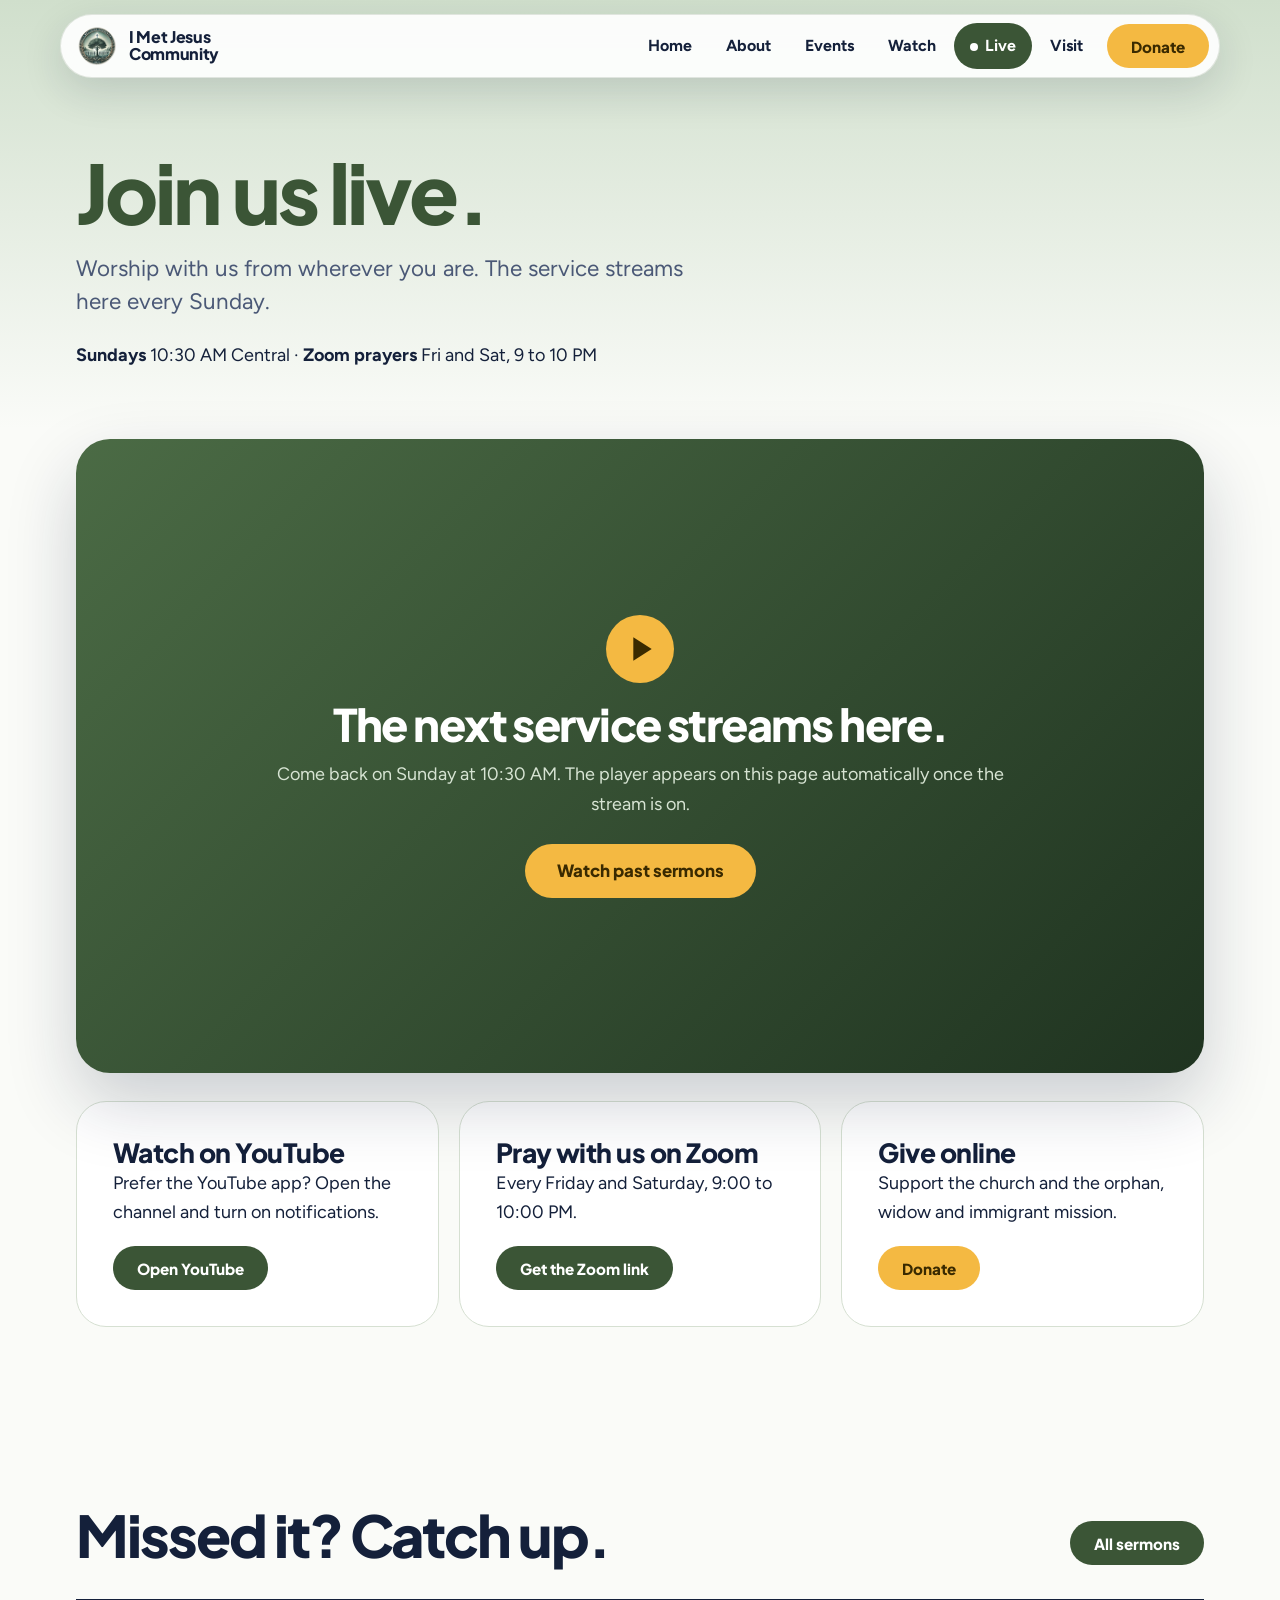
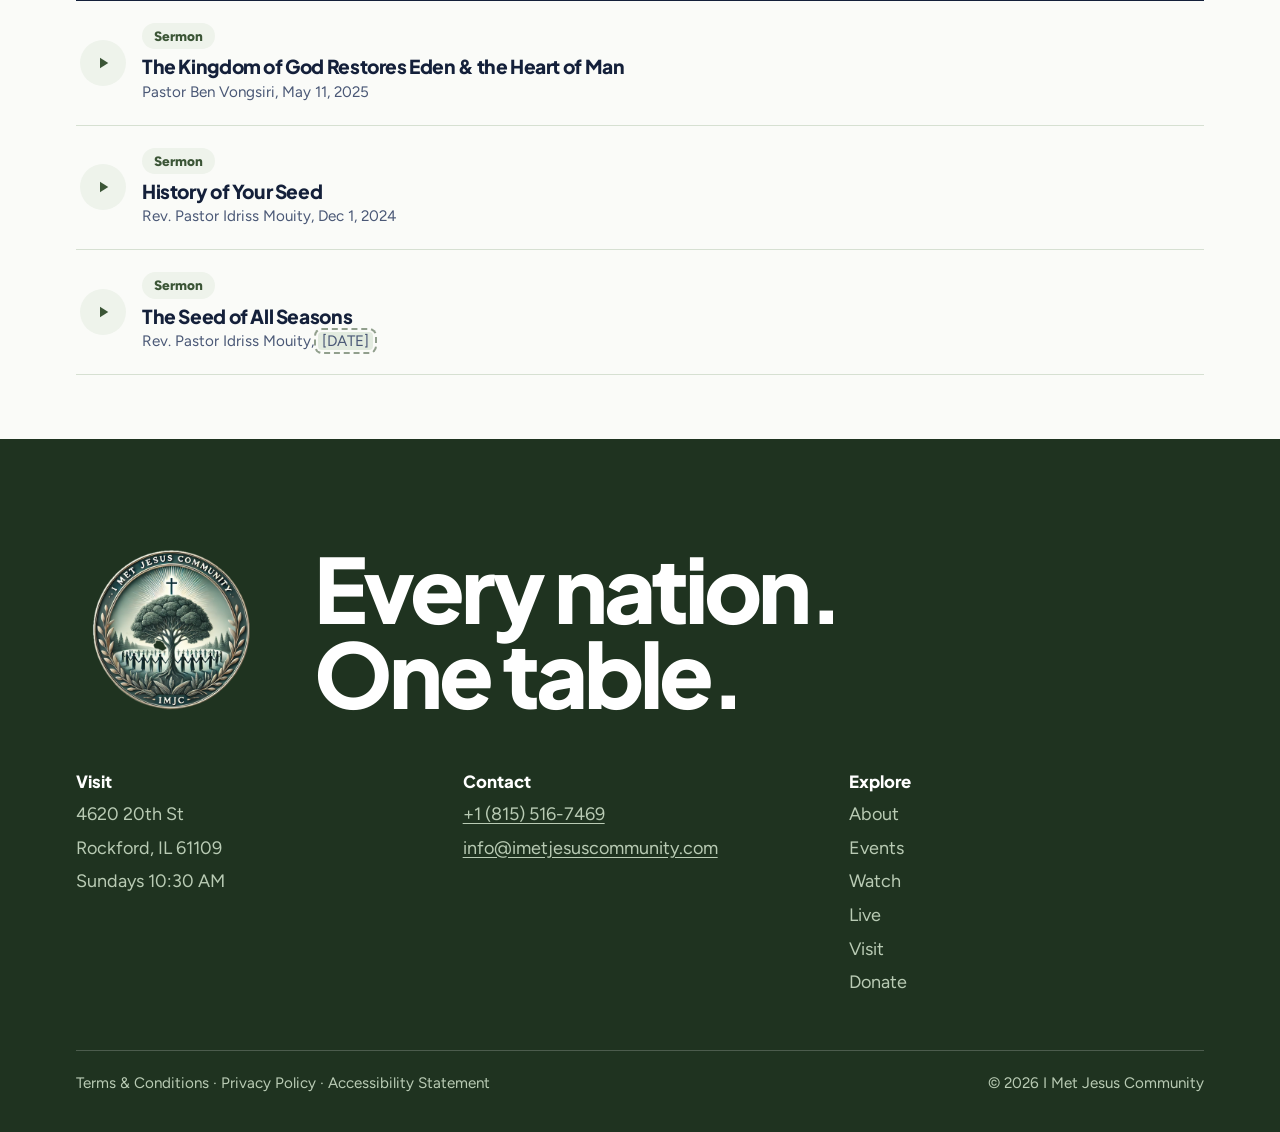
<file: church-website-option1-new_2/live.html>
<!doctype html>
<html lang="en">
<head>
<meta charset="utf-8">
<meta name="viewport" content="width=device-width, initial-scale=1">
<title>Watch Live | I Met Jesus Community</title>
<meta name="description" content="Watch the I Met Jesus Community service live on YouTube from anywhere.">
<meta name="theme-color" content="#3B5536">
<link rel="icon" href="img/favicon.png" type="image/png"><link rel="apple-touch-icon" href="img/logo.png">
<link rel="canonical" href="https://imetjesuscommunity.org/live.html">
<meta property="og:type" content="website"><meta property="og:image" content="https://imetjesuscommunity.org/img/logo.png"><meta property="og:site_name" content="I Met Jesus Community">
<meta property="og:title" content="Watch Live | I Met Jesus Community"><meta property="og:description" content="Watch the I Met Jesus Community service live on YouTube from anywhere."><meta property="og:url" content="https://imetjesuscommunity.org/live.html">
<link rel="preconnect" href="https://fonts.googleapis.com"><link rel="preconnect" href="https://fonts.gstatic.com" crossorigin>
<link href="https://fonts.googleapis.com/css2?family=Figtree:wght@400;500;700&family=Plus+Jakarta+Sans:wght@700;800&display=swap" rel="stylesheet">
<link rel="stylesheet" href="style.css">

</head>
<body>
<a class="skip" href="#main">Skip to main content</a>
<header class="pillnav">
<a class="brand" href="index.html" aria-label="I Met Jesus Community, home"><img src="img/logo-sm.png" width="44" height="44" alt=""><span>I Met Jesus<br>Community</span></a>
<nav id="nav" class="nav" aria-label="Main"><a href="index.html">Home</a><a href="about.html">About</a><a href="events.html">Events</a><a href="watch.html">Watch</a><a href="live.html" aria-current="page">Live</a><a href="visit.html">Visit</a></nav>
<a class="btn gold sm give" href="give.html">Donate</a>
<button class="menu-btn" aria-expanded="false" aria-controls="nav">Menu</button>
</header>
<main id="main">

<section class="page-head noimg"><div class="wrap"><div><h1>Join us live.</h1><p class="lede">Worship with us from wherever you are. The service streams here every Sunday.</p><p style="margin-top:20px"><b>Sundays</b> 10:30 AM Central · <b>Zoom prayers</b> Fri and Sat, 9 to 10 PM</p></div></div></section>
<section class="section" style="padding-top:10px"><div class="wrap">
<div class="live" id="live"><div class="live-frame" id="live-frame"></div>
<div class="live-off" id="live-off"><span class="playbtn"><svg width="40" height="40" viewBox="0 0 24 24" aria-hidden="true"><path d="M8 5v14l11-7z" fill="currentColor"/></svg></span><h2>The next service streams here.</h2><p>Come back on Sunday at 10:30 AM. The player appears on this page automatically once the stream is on.</p><div class="cta-row"><a class="btn gold" data-link="youtube" data-fallback="watch.html#sermons" href="watch.html#sermons">Watch past sermons</a><a class="btn white" data-link="facebook" data-optional href="#">Facebook</a></div></div></div>
<div class="cols" style="margin-top:28px">
<div class="card"><h3>Watch on YouTube</h3><p>Prefer the YouTube app? Open the channel and turn on notifications.</p><a class="btn green sm" data-link="youtube" data-fallback="watch.html#sermons" href="#">Open YouTube</a></div>
<div class="card"><h3>Pray with us on Zoom</h3><p>Every Friday and Saturday, 9:00 to 10:00 PM.</p><a class="btn green sm" data-link="zoom" data-fallback="visit.html#contact" href="#">Get the Zoom link</a></div>
<div class="card"><h3>Give online</h3><p>Support the church and the orphan, widow and immigrant mission.</p><a class="btn gold sm" href="give.html">Donate</a></div></div>
</div></section>
<section class="section tight"><div class="wrap"><div class="sect-head"><h2>Missed it? Catch up.</h2><a class="btn green sm" href="watch.html#sermons">All sermons</a></div><div class="list" data-yt-list data-skip="0" data-limit="3"><a data-cat="Sermon" data-link="youtube" href="#"><span class="dot"><svg width="18" height="18" viewBox="0 0 24 24" aria-hidden="true"><path d="M8 5v14l11-7z" fill="currentColor"/></svg></span><div><span class="tag">Sermon</span><h3>The Kingdom of God Restores Eden & the Heart of Man</h3><p>Pastor Ben Vongsiri, May 11, 2025</p></div></a><a data-cat="Sermon" data-link="youtube" href="#"><span class="dot"><svg width="18" height="18" viewBox="0 0 24 24" aria-hidden="true"><path d="M8 5v14l11-7z" fill="currentColor"/></svg></span><div><span class="tag">Sermon</span><h3>History of Your Seed</h3><p>Rev. Pastor Idriss Mouity, Dec 1, 2024</p></div></a><a data-cat="Sermon" data-link="youtube" href="#"><span class="dot"><svg width="18" height="18" viewBox="0 0 24 24" aria-hidden="true"><path d="M8 5v14l11-7z" fill="currentColor"/></svg></span><div><span class="tag">Sermon</span><h3>The Seed of All Seasons</h3><p>Rev. Pastor Idriss Mouity, <span class="todo">[DATE]</span></p></div></a></div></div></section>
</main>
<footer class="foot"><div class="wrap">
<div class="foot-top"><img src="img/logo.png" width="190" height="190" alt="I Met Jesus Community seal: a tree with a cross above it, surrounded by people holding hands."><div class="foot-brand">Every nation.<br>One table.</div></div>
<div class="foot-grid">
<div><h2>Visit</h2><p>4620 20th St</p><p>Rockford, IL 61109</p><p>Sundays 10:30 AM</p></div>
<div><h2>Contact</h2><p><a class="contact-link" href="tel:+18155167469">+1 (815) 516-7469</a></p><p><a class="contact-link" href="mailto:info@imetjesuscommunity.com">info@imetjesuscommunity.com</a></p>
<p data-social-row style="display:flex;flex-wrap:wrap;gap:4px 16px;margin-top:8px"><a class="contact-link" data-link="youtube" data-optional href="#">YouTube</a><a class="contact-link" data-link="facebook" data-optional href="#">Facebook</a><a class="contact-link" data-link="instagram" data-optional href="#">Instagram</a><a class="contact-link" data-link="tiktok" data-optional href="#">TikTok</a></p></div>
<div><h2>Explore</h2><p><a href="about.html">About</a></p><p><a href="events.html">Events</a></p><p><a href="watch.html">Watch</a></p><p><a href="live.html">Live</a></p><p><a href="visit.html">Visit</a></p><p><a href="give.html">Donate</a></p></div>
</div>
<div class="legal"><span>Terms &amp; Conditions · Privacy Policy · Accessibility Statement</span><span>© 2026 I Met Jesus Community</span></div>
</div></footer>
<nav class="dock" aria-label="Quick actions">
<a href="visit.html">Visit</a><a href="live.html">Watch live</a><a class="give" href="give.html">Donate</a>
</nav>
<script src="config.js"></script>
<script src="app.js"></script>
</body>
</html>
</file>
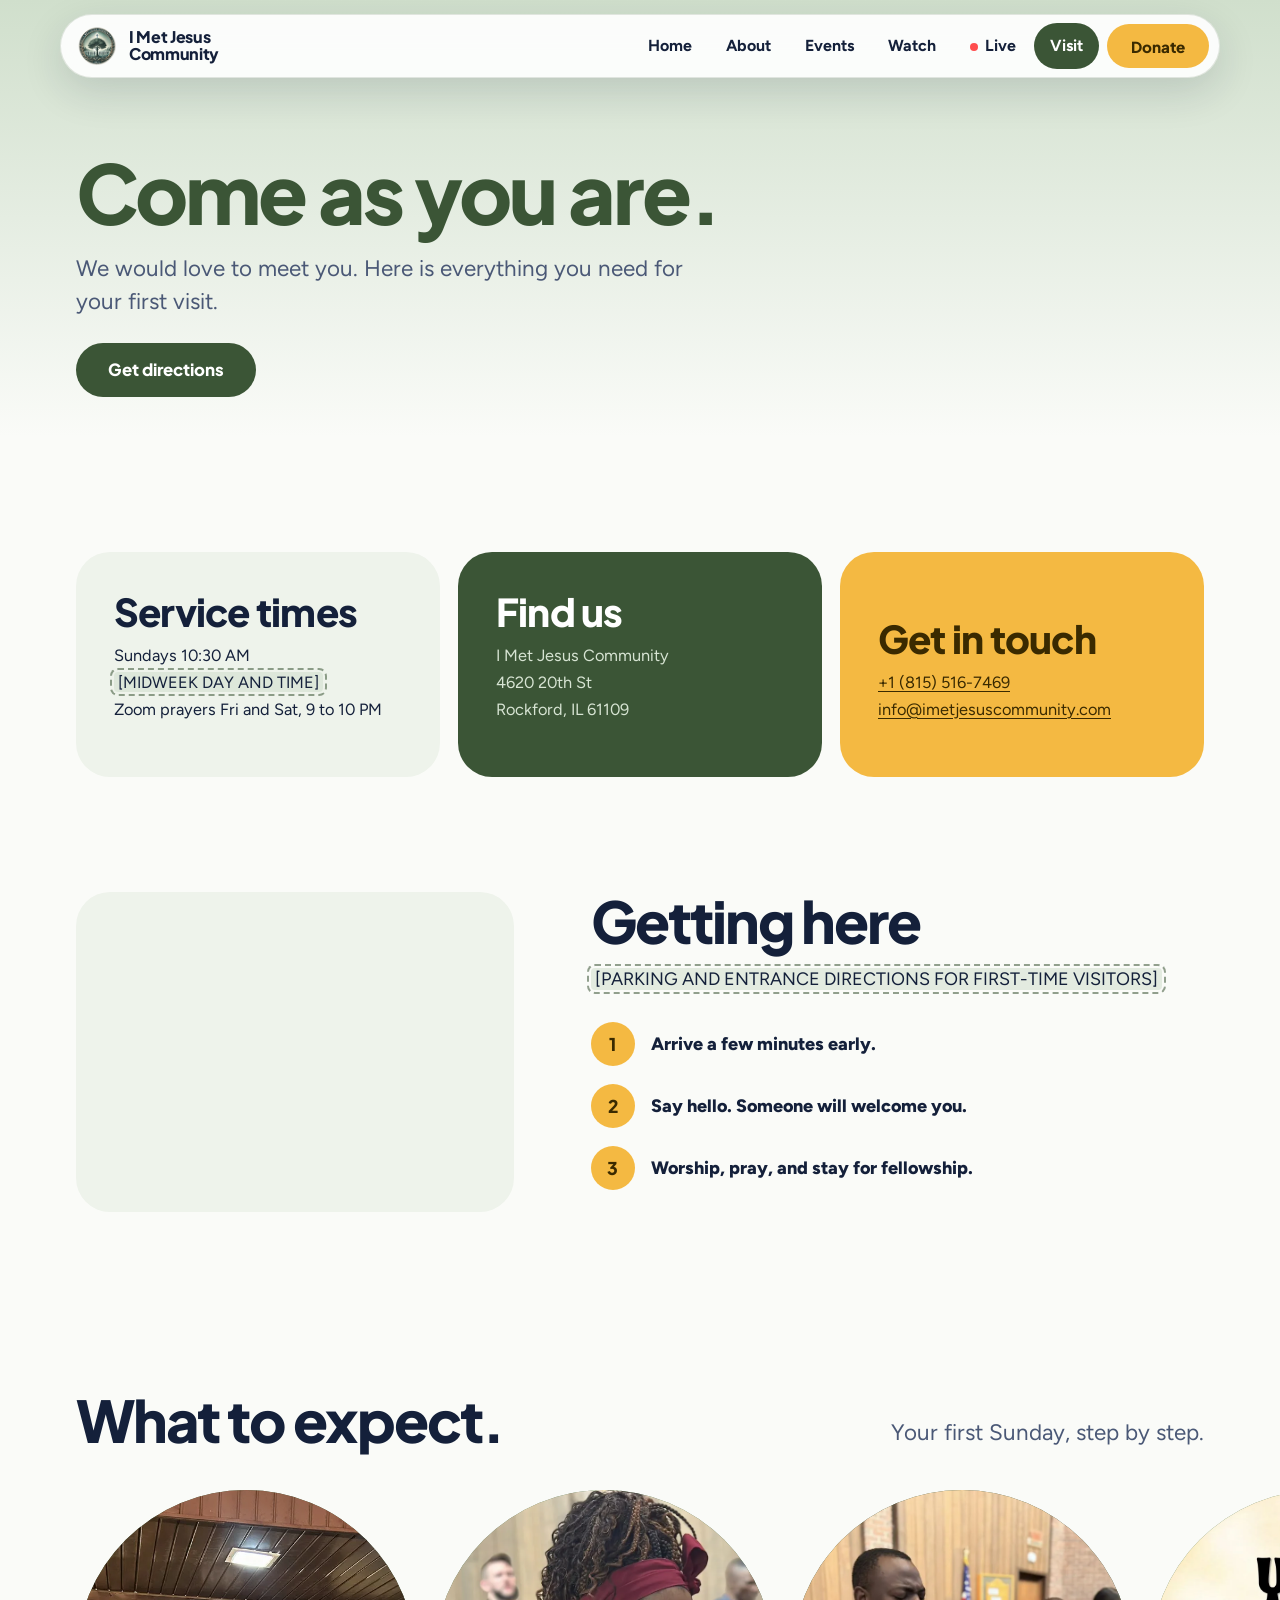
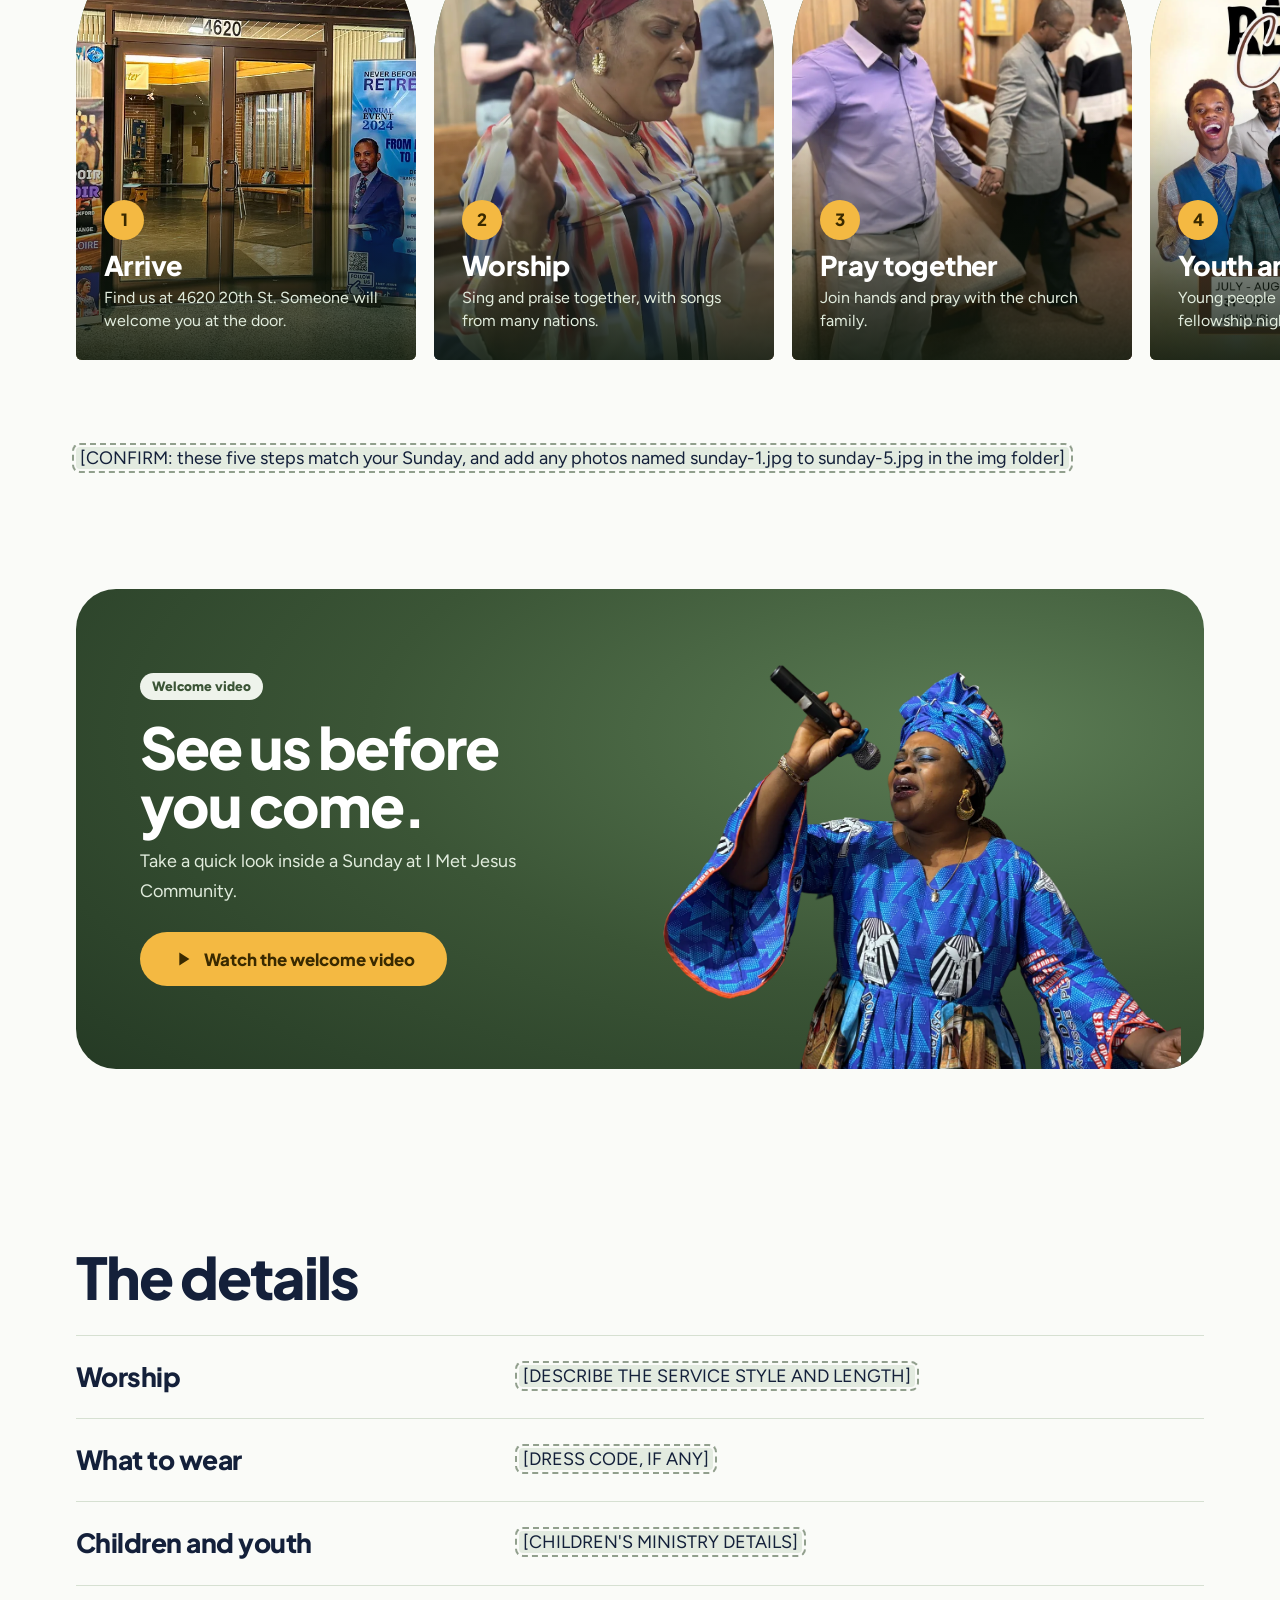
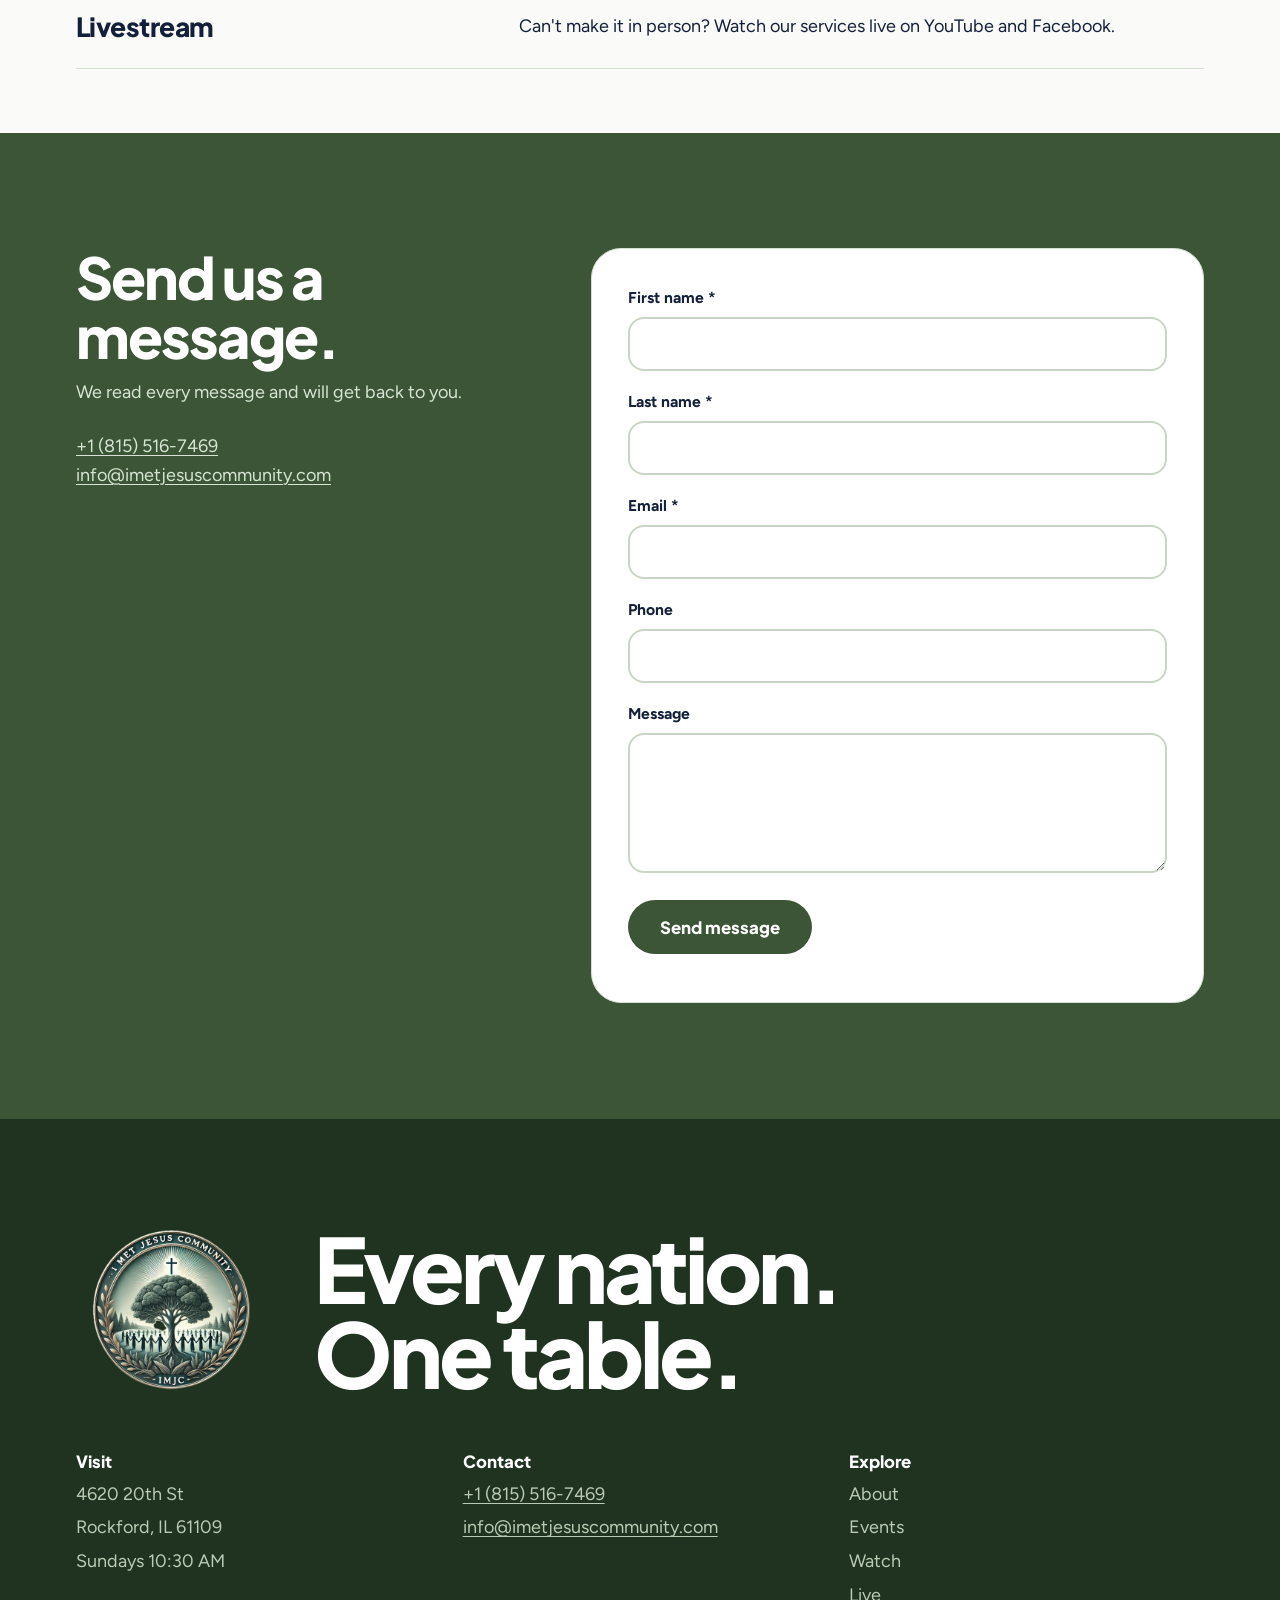
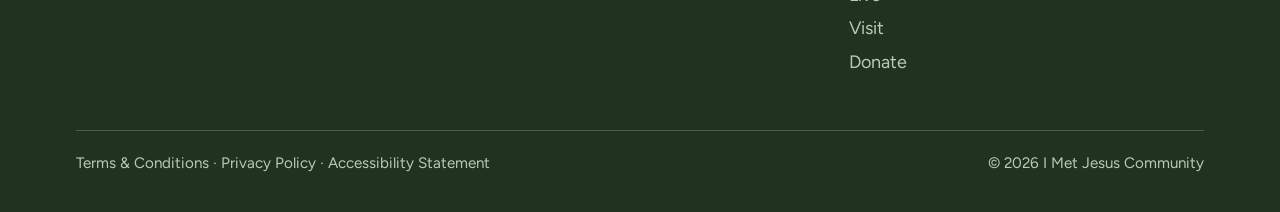
<file: church-website-option1-new_2/visit.html>
<!doctype html>
<html lang="en">
<head>
<meta charset="utf-8">
<meta name="viewport" content="width=device-width, initial-scale=1">
<title>Visit Us | I Met Jesus Community</title>
<meta name="description" content="Service times, directions and contact details for I Met Jesus Community, 4620 20th St, Rockford, IL.">
<meta name="theme-color" content="#3B5536">
<link rel="icon" href="img/favicon.png" type="image/png"><link rel="apple-touch-icon" href="img/logo.png">
<link rel="canonical" href="https://imetjesuscommunity.org/visit.html">
<meta property="og:type" content="website"><meta property="og:image" content="https://imetjesuscommunity.org/img/logo.png"><meta property="og:site_name" content="I Met Jesus Community">
<meta property="og:title" content="Visit Us | I Met Jesus Community"><meta property="og:description" content="Service times, directions and contact details for I Met Jesus Community, 4620 20th St, Rockford, IL."><meta property="og:url" content="https://imetjesuscommunity.org/visit.html">
<link rel="preconnect" href="https://fonts.googleapis.com"><link rel="preconnect" href="https://fonts.gstatic.com" crossorigin>
<link href="https://fonts.googleapis.com/css2?family=Figtree:wght@400;500;700&family=Plus+Jakarta+Sans:wght@700;800&display=swap" rel="stylesheet">
<link rel="stylesheet" href="style.css">

</head>
<body>
<a class="skip" href="#main">Skip to main content</a>
<header class="pillnav">
<a class="brand" href="index.html" aria-label="I Met Jesus Community, home"><img src="img/logo-sm.png" width="44" height="44" alt=""><span>I Met Jesus<br>Community</span></a>
<nav id="nav" class="nav" aria-label="Main"><a href="index.html">Home</a><a href="about.html">About</a><a href="events.html">Events</a><a href="watch.html">Watch</a><a href="live.html">Live</a><a href="visit.html" aria-current="page">Visit</a></nav>
<a class="btn gold sm give" href="give.html">Donate</a>
<button class="menu-btn" aria-expanded="false" aria-controls="nav">Menu</button>
</header>
<main id="main">

<section class="page-head noimg"><div class="wrap"><div><h1>Come as you are.</h1><p class="lede">We would love to meet you. Here is everything you need for your first visit.</p><div class="cta-row" style="margin-top:24px"><a class="btn green" target="_blank" rel="noopener" href="https://www.google.com/maps/dir/?api=1&destination=4620+20th+St,+Rockford,+IL+61109">Get directions</a></div></div></div></section>
<section class="section"><div class="wrap"><div class="facts">
<div class="tile mist"><h3>Service times</h3><p>Sundays 10:30 AM<br><span class="todo">[MIDWEEK DAY AND TIME]</span><br>Zoom prayers Fri and Sat, 9 to 10 PM</p></div>
<div class="tile forest"><h3>Find us</h3><p>I Met Jesus Community<br>4620 20th St<br>Rockford, IL 61109</p></div>
<div class="tile gold"><h3>Get in touch</h3><p><a class="contact-link" href="tel:+18155167469">+1 (815) 516-7469</a><br><a class="contact-link" href="mailto:info@imetjesuscommunity.com">info@imetjesuscommunity.com</a></p></div></div></div></section>
<section class="section" style="padding-top:0"><div class="wrap split"><iframe class="mapbox" title="Map showing I Met Jesus Community at 4620 20th St, Rockford" src="https://www.google.com/maps?q=4620+20th+St,+Rockford,+IL+61109&output=embed" loading="lazy" referrerpolicy="no-referrer-when-downgrade"></iframe>
<div><h2>Getting here</h2><p style="margin-top:14px"><span class="todo">[PARKING AND ENTRANCE DIRECTIONS FOR FIRST-TIME VISITORS]</span></p>
<ol class="steps" style="margin-top:28px"><li>Arrive a few minutes early.</li><li>Say hello. Someone will welcome you.</li><li>Worship, pray, and stay for fellowship.</li></ol></div></div></section>
<section class="section tight rv-sec"><div class="wrap"><div class="sect-head"><h2>What to expect.</h2><p class="lede" style="margin:0">Your first Sunday, step by step.</p></div></div>
<div class="sunday" tabindex="0" aria-label="A Sunday with us, scroll sideways"><figure class="sun" style="--n:0"><span class="sun-ico"><svg width="64" height="64" viewBox="0 0 24 24" fill="none" stroke="currentColor" stroke-width="2.4" stroke-linecap="round" stroke-linejoin="round" aria-hidden="true"><path d="M4 11l8-7 8 7v9h-5v-6H9v6H4z"/></svg></span><img src="img/sun-1.webp" alt="The front entrance of the church building at 4620 20th Street, with event banners beside the glass doors." loading="lazy" style="object-position:50% 50%" onerror="this.remove()"><figcaption><span class="num">1</span><h3>Arrive</h3><p>Find us at 4620 20th St. Someone will welcome you at the door.</p></figcaption></figure><figure class="sun" style="--n:1"><span class="sun-ico"><svg width="64" height="64" viewBox="0 0 24 24" fill="none" stroke="currentColor" stroke-width="2.4" stroke-linecap="round" stroke-linejoin="round" aria-hidden="true"><path d="M9 18V5l11-2v13M9 18a3 3 0 1 1-6 0 3 3 0 0 1 6 0zM20 16a3 3 0 1 1-6 0 3 3 0 0 1 6 0z"/></svg></span><img src="img/sun-2.webp" alt="A woman in a colorful dress sings with her hands raised during worship." loading="lazy" style="object-position:36% 50%" onerror="this.remove()"><figcaption><span class="num">2</span><h3>Worship</h3><p>Sing and praise together, with songs from many nations.</p></figcaption></figure><figure class="sun" style="--n:2"><span class="sun-ico"><svg width="64" height="64" viewBox="0 0 24 24" fill="none" stroke="currentColor" stroke-width="2.4" stroke-linecap="round" stroke-linejoin="round" aria-hidden="true"><path d="M12 21s-8-5-8-11a4.5 4.5 0 0 1 8-2.5A4.5 4.5 0 0 1 20 10c0 6-8 11-8 11z"/></svg></span><img src="img/sun-3.webp" alt="Church members stand in the sanctuary holding hands in prayer." loading="lazy" style="object-position:42% 50%" onerror="this.remove()"><figcaption><span class="num">3</span><h3>Pray together</h3><p>Join hands and pray with the church family.</p></figcaption></figure><figure class="sun" style="--n:3"><span class="sun-ico"><svg width="64" height="64" viewBox="0 0 24 24" fill="none" stroke="currentColor" stroke-width="2.4" stroke-linecap="round" stroke-linejoin="round" aria-hidden="true"><path d="M12 8a3 3 0 1 0 0-6 3 3 0 0 0 0 6zM6 21v-6a6 6 0 0 1 12 0v6"/></svg></span><img src="img/sun-4.webp" alt="Poster for the Youth Retreat Conference with a group of smiling young people." loading="lazy" style="object-position:50% 30%" onerror="this.remove()"><figcaption><span class="num">4</span><h3>Youth and retreats</h3><p>Young people grow in faith through fellowship nights and our yearly retreat.</p></figcaption></figure><figure class="sun" style="--n:4"><span class="sun-ico"><svg width="64" height="64" viewBox="0 0 24 24" fill="none" stroke="currentColor" stroke-width="2.4" stroke-linecap="round" stroke-linejoin="round" aria-hidden="true"><path d="M4 5a2 2 0 0 1 2-2h13v16H6a2 2 0 0 0-2 2zM19 19v2H6"/></svg></span><img src="img/sun-5.webp" alt="Church members baptize a young person in a river during the retreat." loading="lazy" style="object-position:45% 50%" onerror="this.remove()"><figcaption><span class="num">5</span><h3>Celebrate</h3><p>Baptisms and milestones, shared as one family.</p></figcaption></figure></div></section>
<p class="wrap" style="margin-top:-8px"><span class="todo">[CONFIRM: these five steps match your Sunday, and add any photos named sunday-1.jpg to sunday-5.jpg in the img folder]</span></p>
<section class="section"><div class="wrap"><div class="welcome-v" data-welcome><div class="wv-bg"><img src="img/singer.webp" alt="A woman in a bright blue patterned dress sings into a microphone during worship." loading="lazy"></div><div class="wv-txt"><span class="tag">Welcome video</span><h2>See us before you come.</h2><p>Take a quick look inside a Sunday at I Met Jesus Community.</p><button class="btn gold" type="button" data-welcome-play><svg width="22" height="22" viewBox="0 0 24 24" aria-hidden="true"><path d="M8 5v14l11-7z" fill="currentColor"/></svg> Watch the welcome video</button></div></div></div></section>
<section class="section tight"><div class="wrap"><h2 style="margin-bottom:28px">The details</h2><div class="rows">
<div><h3>Worship</h3><p><span class="todo">[DESCRIBE THE SERVICE STYLE AND LENGTH]</span></p></div>
<div><h3>What to wear</h3><p><span class="todo">[DRESS CODE, IF ANY]</span></p></div>
<div><h3>Children and youth</h3><p><span class="todo">[CHILDREN'S MINISTRY DETAILS]</span></p></div>
<div><h3>Livestream</h3><p>Can't make it in person? Watch our services live on YouTube and Facebook.</p></div></div></div></section>
<section class="band section" id="contact"><div class="wrap split"><div><h2>Send us a message.</h2><p style="margin-top:12px">We read every message and will get back to you.</p><p style="margin-top:24px"><a class="contact-link" href="tel:+18155167469">+1 (815) 516-7469</a><br><a class="contact-link" href="mailto:info@imetjesuscommunity.com">info@imetjesuscommunity.com</a></p></div>
<form data-form="contact" class="card" style="color:var(--ink)">
<div class="cols" style="gap:0 16px"><div class="field"><label for="fn">First name *</label><input id="fn" type="text" required autocomplete="given-name"></div><div class="field"><label for="ln">Last name *</label><input id="ln" type="text" required autocomplete="family-name"></div></div>
<div class="field"><label for="em">Email *</label><input id="em" type="email" required autocomplete="email"></div>
<div class="field"><label for="ph">Phone</label><input id="ph" type="tel" autocomplete="tel"></div>
<div class="field"><label for="ms">Message</label><textarea id="ms"></textarea></div>
<button class="btn green" type="submit">Send message</button><p class="form-status" role="status"></p></form></div></section>
</main>
<footer class="foot"><div class="wrap">
<div class="foot-top"><img src="img/logo.png" width="190" height="190" alt="I Met Jesus Community seal: a tree with a cross above it, surrounded by people holding hands."><div class="foot-brand">Every nation.<br>One table.</div></div>
<div class="foot-grid">
<div><h2>Visit</h2><p>4620 20th St</p><p>Rockford, IL 61109</p><p>Sundays 10:30 AM</p></div>
<div><h2>Contact</h2><p><a class="contact-link" href="tel:+18155167469">+1 (815) 516-7469</a></p><p><a class="contact-link" href="mailto:info@imetjesuscommunity.com">info@imetjesuscommunity.com</a></p>
<p data-social-row style="display:flex;flex-wrap:wrap;gap:4px 16px;margin-top:8px"><a class="contact-link" data-link="youtube" data-optional href="#">YouTube</a><a class="contact-link" data-link="facebook" data-optional href="#">Facebook</a><a class="contact-link" data-link="instagram" data-optional href="#">Instagram</a><a class="contact-link" data-link="tiktok" data-optional href="#">TikTok</a></p></div>
<div><h2>Explore</h2><p><a href="about.html">About</a></p><p><a href="events.html">Events</a></p><p><a href="watch.html">Watch</a></p><p><a href="live.html">Live</a></p><p><a href="visit.html">Visit</a></p><p><a href="give.html">Donate</a></p></div>
</div>
<div class="legal"><span>Terms &amp; Conditions · Privacy Policy · Accessibility Statement</span><span>© 2026 I Met Jesus Community</span></div>
</div></footer>
<nav class="dock" aria-label="Quick actions">
<a href="visit.html">Visit</a><a href="live.html">Watch live</a><a class="give" href="give.html">Donate</a>
</nav>
<script src="config.js"></script>
<script src="app.js"></script>
</body>
</html>
</file>
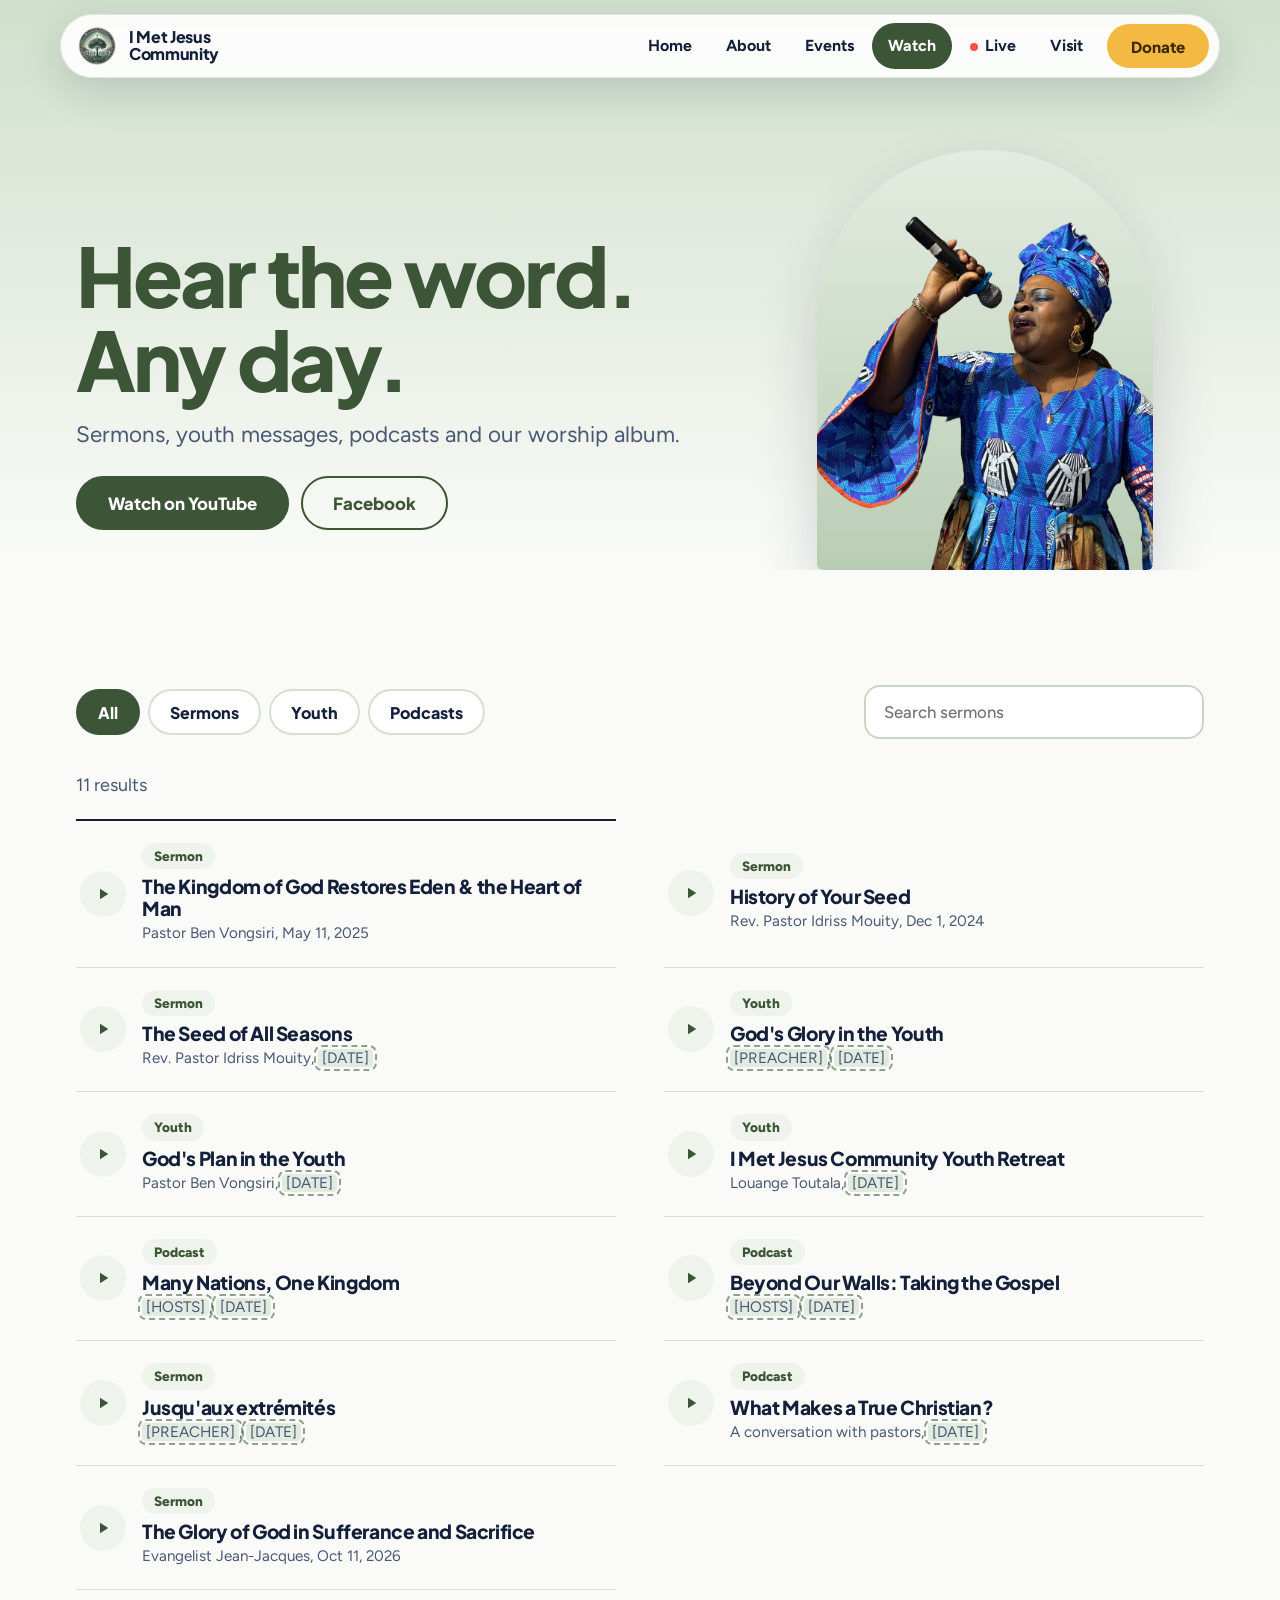
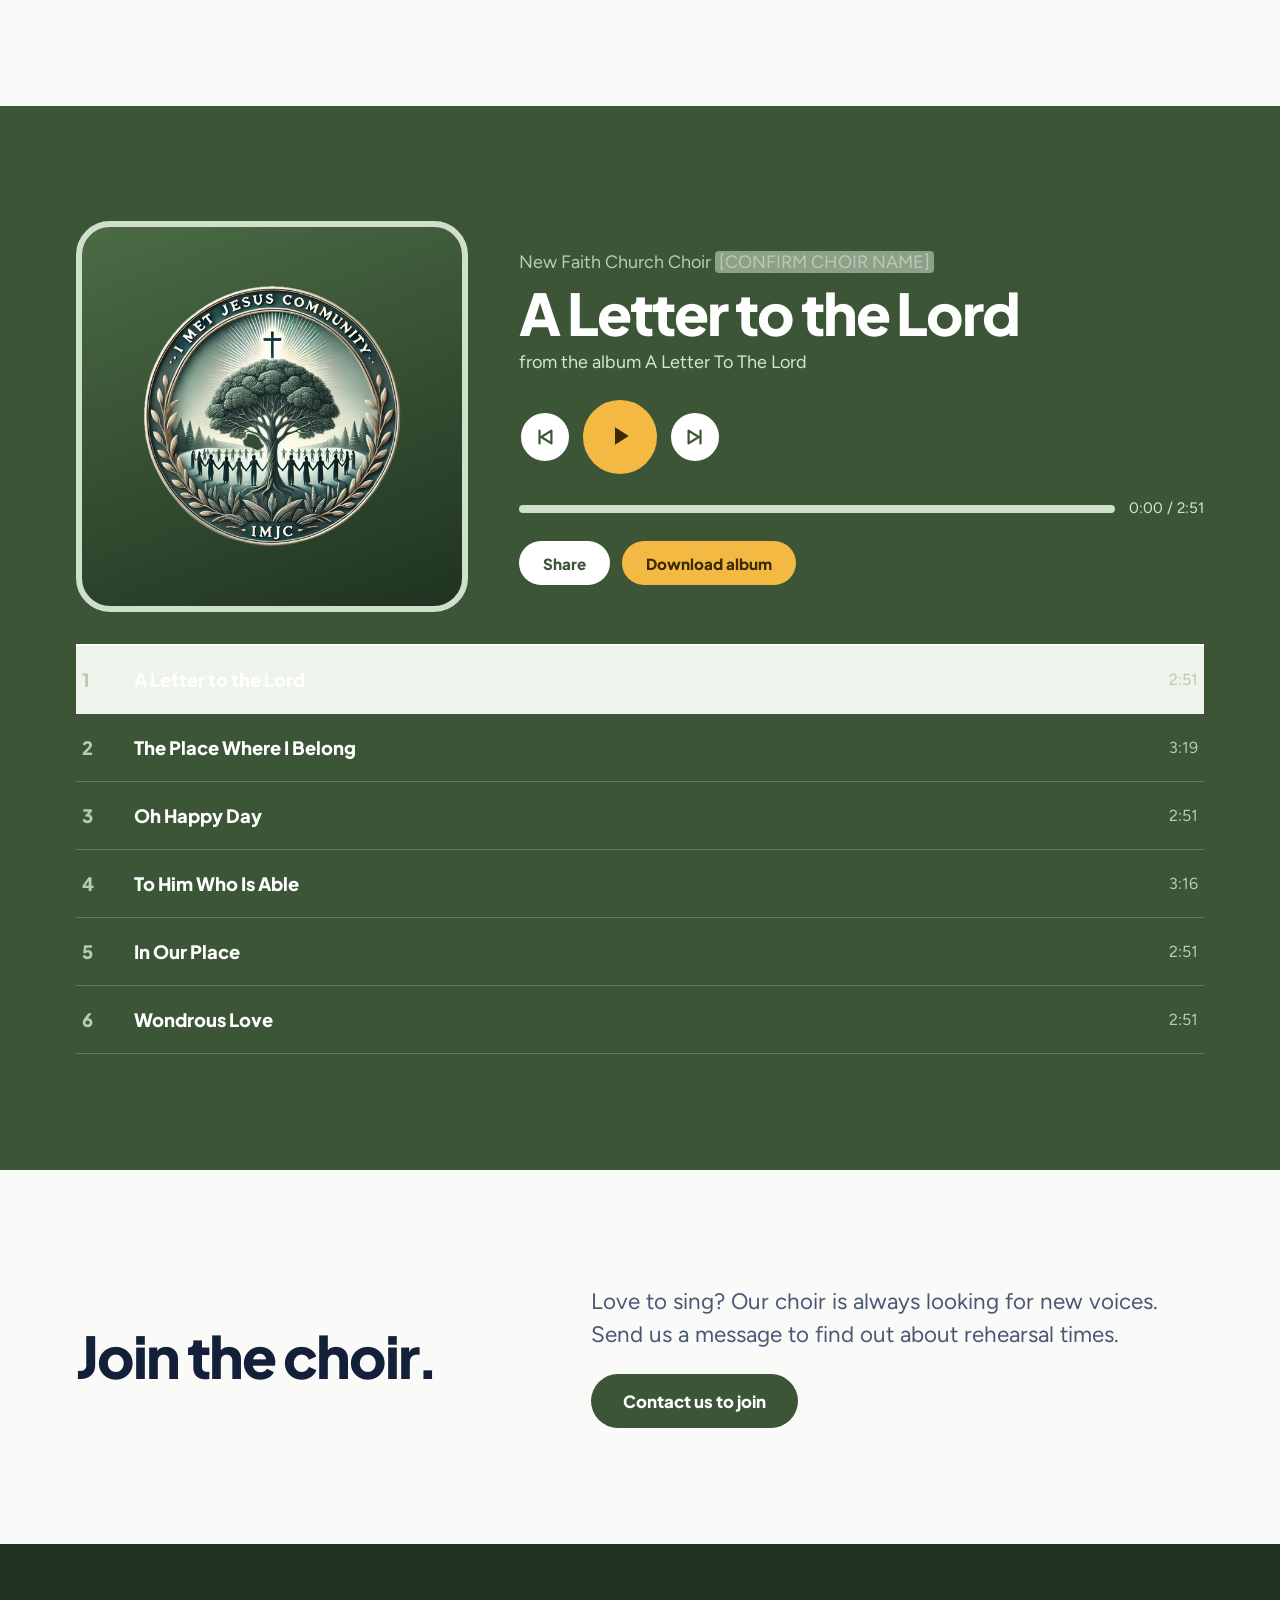
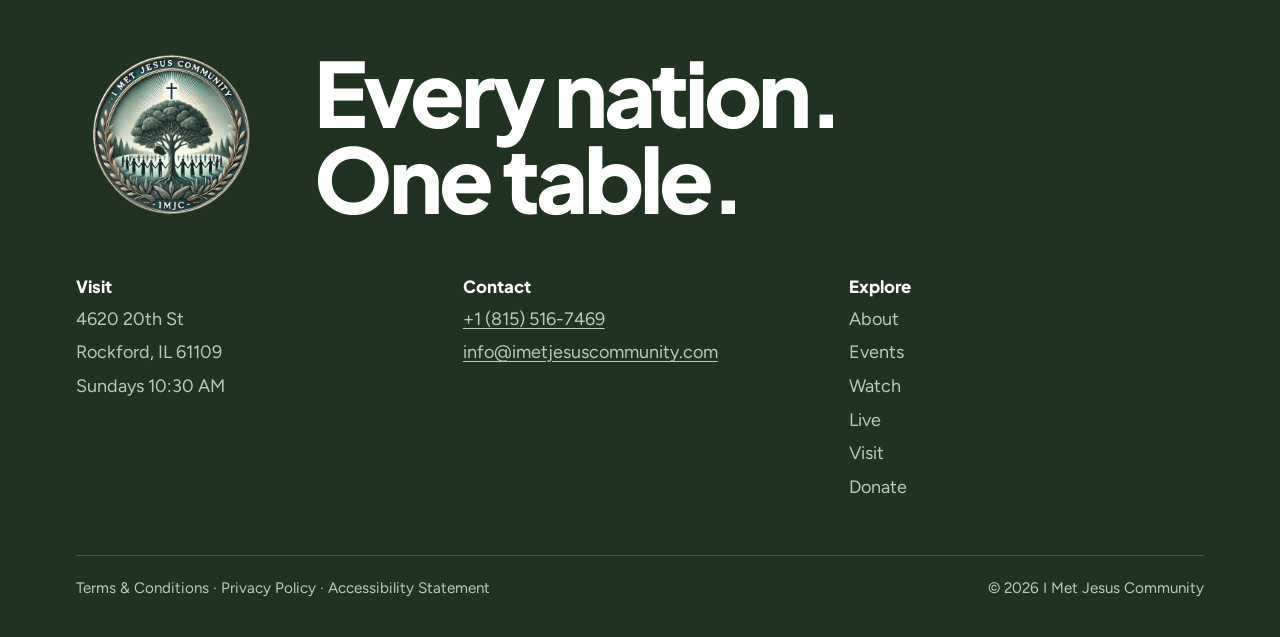
<file: church-website-option1-new_2/watch.html>
<!doctype html>
<html lang="en">
<head>
<meta charset="utf-8">
<meta name="viewport" content="width=device-width, initial-scale=1">
<title>Watch and Listen | I Met Jesus Community</title>
<meta name="description" content="Sermons, youth messages, podcasts and worship music from I Met Jesus Community.">
<meta name="theme-color" content="#3B5536">
<link rel="icon" href="img/favicon.png" type="image/png"><link rel="apple-touch-icon" href="img/logo.png">
<link rel="canonical" href="https://imetjesuscommunity.org/watch.html">
<meta property="og:type" content="website"><meta property="og:image" content="https://imetjesuscommunity.org/img/logo.png"><meta property="og:site_name" content="I Met Jesus Community">
<meta property="og:title" content="Watch and Listen | I Met Jesus Community"><meta property="og:description" content="Sermons, youth messages, podcasts and worship music from I Met Jesus Community."><meta property="og:url" content="https://imetjesuscommunity.org/watch.html">
<link rel="preconnect" href="https://fonts.googleapis.com"><link rel="preconnect" href="https://fonts.gstatic.com" crossorigin>
<link href="https://fonts.googleapis.com/css2?family=Figtree:wght@400;500;700&family=Plus+Jakarta+Sans:wght@700;800&display=swap" rel="stylesheet">
<link rel="stylesheet" href="style.css">

</head>
<body>
<a class="skip" href="#main">Skip to main content</a>
<header class="pillnav">
<a class="brand" href="index.html" aria-label="I Met Jesus Community, home"><img src="img/logo-sm.png" width="44" height="44" alt=""><span>I Met Jesus<br>Community</span></a>
<nav id="nav" class="nav" aria-label="Main"><a href="index.html">Home</a><a href="about.html">About</a><a href="events.html">Events</a><a href="watch.html" aria-current="page">Watch</a><a href="live.html">Live</a><a href="visit.html">Visit</a></nav>
<a class="btn gold sm give" href="give.html">Donate</a>
<button class="menu-btn" aria-expanded="false" aria-controls="nav">Menu</button>
</header>
<main id="main">

<section class="page-head"><div class="wrap"><div><h1>Hear the word. Any day.</h1><p class="lede">Sermons, youth messages, podcasts and our worship album.</p><div class="cta-row" style="margin-top:24px"><a class="btn green" data-link="youtube" href="#">Watch on YouTube</a><a class="btn line" style="color:var(--forest)" data-link="facebook" href="#">Facebook</a></div></div><div class="arch a45"><img src="img/singer.webp" alt="A woman in a bright blue patterned dress sings into a microphone during worship."></div></div></section>
<section class="section" id="sermons"><div class="wrap" data-filter>
<div class="toolbar"><div class="chips" role="group" aria-label="Filter by type">
<button class="chip" data-value="All" aria-pressed="true">All</button><button class="chip" data-value="Sermon" aria-pressed="false">Sermons</button><button class="chip" data-value="Youth" aria-pressed="false">Youth</button><button class="chip" data-value="Podcast" aria-pressed="false">Podcasts</button></div>
<div class="search"><label class="sr" for="q">Search sermons</label><input id="q" type="search" placeholder="Search sermons" data-search autocomplete="off"></div></div>
<p class="muted" data-count aria-live="polite"></p>
<div class="list wide" data-yt-list data-skip="0" data-limit="30" style="grid-template-columns:repeat(auto-fit,minmax(min(420px,100%),1fr));column-gap:48px"><a data-cat="Sermon" data-link="youtube" href="#"><span class="dot"><svg width="18" height="18" viewBox="0 0 24 24" aria-hidden="true"><path d="M8 5v14l11-7z" fill="currentColor"/></svg></span><div><span class="tag">Sermon</span><h3>The Kingdom of God Restores Eden & the Heart of Man</h3><p>Pastor Ben Vongsiri, May 11, 2025</p></div></a><a data-cat="Sermon" data-link="youtube" href="#"><span class="dot"><svg width="18" height="18" viewBox="0 0 24 24" aria-hidden="true"><path d="M8 5v14l11-7z" fill="currentColor"/></svg></span><div><span class="tag">Sermon</span><h3>History of Your Seed</h3><p>Rev. Pastor Idriss Mouity, Dec 1, 2024</p></div></a><a data-cat="Sermon" data-link="youtube" href="#"><span class="dot"><svg width="18" height="18" viewBox="0 0 24 24" aria-hidden="true"><path d="M8 5v14l11-7z" fill="currentColor"/></svg></span><div><span class="tag">Sermon</span><h3>The Seed of All Seasons</h3><p>Rev. Pastor Idriss Mouity, <span class="todo">[DATE]</span></p></div></a><a data-cat="Youth" data-link="youtube" href="#"><span class="dot"><svg width="18" height="18" viewBox="0 0 24 24" aria-hidden="true"><path d="M8 5v14l11-7z" fill="currentColor"/></svg></span><div><span class="tag">Youth</span><h3>God's Glory in the Youth</h3><p><span class="todo">[PREACHER]</span>, <span class="todo">[DATE]</span></p></div></a><a data-cat="Youth" data-link="youtube" href="#"><span class="dot"><svg width="18" height="18" viewBox="0 0 24 24" aria-hidden="true"><path d="M8 5v14l11-7z" fill="currentColor"/></svg></span><div><span class="tag">Youth</span><h3>God's Plan in the Youth</h3><p>Pastor Ben Vongsiri, <span class="todo">[DATE]</span></p></div></a><a data-cat="Youth" data-link="youtube" href="#"><span class="dot"><svg width="18" height="18" viewBox="0 0 24 24" aria-hidden="true"><path d="M8 5v14l11-7z" fill="currentColor"/></svg></span><div><span class="tag">Youth</span><h3>I Met Jesus Community Youth Retreat</h3><p>Louange Toutala, <span class="todo">[DATE]</span></p></div></a><a data-cat="Podcast" data-link="youtube" href="#"><span class="dot"><svg width="18" height="18" viewBox="0 0 24 24" aria-hidden="true"><path d="M8 5v14l11-7z" fill="currentColor"/></svg></span><div><span class="tag">Podcast</span><h3>Many Nations, One Kingdom</h3><p><span class="todo">[HOSTS]</span>, <span class="todo">[DATE]</span></p></div></a><a data-cat="Podcast" data-link="youtube" href="#"><span class="dot"><svg width="18" height="18" viewBox="0 0 24 24" aria-hidden="true"><path d="M8 5v14l11-7z" fill="currentColor"/></svg></span><div><span class="tag">Podcast</span><h3>Beyond Our Walls: Taking the Gospel</h3><p><span class="todo">[HOSTS]</span>, <span class="todo">[DATE]</span></p></div></a><a data-cat="Sermon" data-link="youtube" href="#"><span class="dot"><svg width="18" height="18" viewBox="0 0 24 24" aria-hidden="true"><path d="M8 5v14l11-7z" fill="currentColor"/></svg></span><div><span class="tag">Sermon</span><h3>Jusqu'aux extrémités</h3><p><span class="todo">[PREACHER]</span>, <span class="todo">[DATE]</span></p></div></a><a data-cat="Podcast" data-link="youtube" href="#"><span class="dot"><svg width="18" height="18" viewBox="0 0 24 24" aria-hidden="true"><path d="M8 5v14l11-7z" fill="currentColor"/></svg></span><div><span class="tag">Podcast</span><h3>What Makes a True Christian?</h3><p>A conversation with pastors, <span class="todo">[DATE]</span></p></div></a><a data-cat="Sermon" data-link="youtube" href="#"><span class="dot"><svg width="18" height="18" viewBox="0 0 24 24" aria-hidden="true"><path d="M8 5v14l11-7z" fill="currentColor"/></svg></span><div><span class="tag">Sermon</span><h3>The Glory of God in Sufferance and Sacrifice</h3><p>Evangelist Jean-Jacques, Oct 11, 2026</p></div></a></div>
<p data-empty hidden style="font-weight:700;margin-top:24px">No sermons match. Try a different word or choose All.</p></div></section>
<section class="band section" id="music"><div class="wrap"><div class="player" id="player">
<div class="cover"><img src="img/logo.png" alt="I Met Jesus Community seal"></div>
<div><p style="margin:0;color:#B9CBB4">New Faith Church Choir <span class="todo">[CONFIRM CHOIR NAME]</span></p>
<h2 id="now" aria-live="polite" style="margin:6px 0">A Letter to the Lord</h2><p>from the album A Letter To The Lord</p>
<div class="controls"><button class="round" id="prev" aria-label="Previous track"><svg width="22" height="22" viewBox="0 0 24 24" fill="none" stroke="currentColor" stroke-width="2.4" stroke-linecap="round" stroke-linejoin="round" aria-hidden="true"><path d="M6 5v14M19 5v14l-11-7z"/></svg></button>
<button class="round big" id="toggle" aria-label="Play"><span class="i-play"><svg width="30" height="30" viewBox="0 0 24 24" aria-hidden="true"><path d="M8 5v14l11-7z" fill="currentColor"/></svg></span><span class="i-pause" hidden><svg width="28" height="28" viewBox="0 0 24 24" aria-hidden="true"><rect x="6" y="5" width="4" height="14" rx="1" fill="currentColor"/><rect x="14" y="5" width="4" height="14" rx="1" fill="currentColor"/></svg></span></button>
<button class="round" id="next" aria-label="Next track"><svg width="22" height="22" viewBox="0 0 24 24" fill="none" stroke="currentColor" stroke-width="2.4" stroke-linecap="round" stroke-linejoin="round" aria-hidden="true"><path d="M18 5v14M5 5v14l11-7z"/></svg></button></div>
<div class="progress" style="color:#D7E4D3"><div class="bar-track"><i id="prog"></i></div><span id="tlabel">0:00 / 2:51</span></div>
<div class="cta-row" style="margin-top:20px"><a class="btn white sm" data-share href="#">Share</a><a class="btn gold sm" data-link="album" href="#">Download album</a></div></div></div>
<ol class="tracks" aria-label="Tracks" style="border-color:#fff"><li><button style="color:#fff;border-color:rgba(255,255,255,.2)" data-title="A Letter to the Lord" data-dur="2:51" aria-current="true"><span class="n" style="color:#B9CBB4">1</span>A Letter to the Lord<span class="d" style="color:#B9CBB4">2:51</span></button></li><li><button style="color:#fff;border-color:rgba(255,255,255,.2)" data-title="The Place Where I Belong" data-dur="3:19" aria-current="false"><span class="n" style="color:#B9CBB4">2</span>The Place Where I Belong<span class="d" style="color:#B9CBB4">3:19</span></button></li><li><button style="color:#fff;border-color:rgba(255,255,255,.2)" data-title="Oh Happy Day" data-dur="2:51" aria-current="false"><span class="n" style="color:#B9CBB4">3</span>Oh Happy Day<span class="d" style="color:#B9CBB4">2:51</span></button></li><li><button style="color:#fff;border-color:rgba(255,255,255,.2)" data-title="To Him Who Is Able" data-dur="3:16" aria-current="false"><span class="n" style="color:#B9CBB4">4</span>To Him Who Is Able<span class="d" style="color:#B9CBB4">3:16</span></button></li><li><button style="color:#fff;border-color:rgba(255,255,255,.2)" data-title="In Our Place" data-dur="2:51" aria-current="false"><span class="n" style="color:#B9CBB4">5</span>In Our Place<span class="d" style="color:#B9CBB4">2:51</span></button></li><li><button style="color:#fff;border-color:rgba(255,255,255,.2)" data-title="Wondrous Love" data-dur="2:51" aria-current="false"><span class="n" style="color:#B9CBB4">6</span>Wondrous Love<span class="d" style="color:#B9CBB4">2:51</span></button></li></ol>
</div></section>
<section class="section"><div class="wrap split" style="align-items:center"><h2>Join the choir.</h2><div><p class="lede">Love to sing? Our choir is always looking for new voices. Send us a message to find out about rehearsal times.</p><a class="btn green" href="visit.html#contact">Contact us to join</a></div></div></section>
</main>
<footer class="foot"><div class="wrap">
<div class="foot-top"><img src="img/logo.png" width="190" height="190" alt="I Met Jesus Community seal: a tree with a cross above it, surrounded by people holding hands."><div class="foot-brand">Every nation.<br>One table.</div></div>
<div class="foot-grid">
<div><h2>Visit</h2><p>4620 20th St</p><p>Rockford, IL 61109</p><p>Sundays 10:30 AM</p></div>
<div><h2>Contact</h2><p><a class="contact-link" href="tel:+18155167469">+1 (815) 516-7469</a></p><p><a class="contact-link" href="mailto:info@imetjesuscommunity.com">info@imetjesuscommunity.com</a></p>
<p data-social-row style="display:flex;flex-wrap:wrap;gap:4px 16px;margin-top:8px"><a class="contact-link" data-link="youtube" data-optional href="#">YouTube</a><a class="contact-link" data-link="facebook" data-optional href="#">Facebook</a><a class="contact-link" data-link="instagram" data-optional href="#">Instagram</a><a class="contact-link" data-link="tiktok" data-optional href="#">TikTok</a></p></div>
<div><h2>Explore</h2><p><a href="about.html">About</a></p><p><a href="events.html">Events</a></p><p><a href="watch.html">Watch</a></p><p><a href="live.html">Live</a></p><p><a href="visit.html">Visit</a></p><p><a href="give.html">Donate</a></p></div>
</div>
<div class="legal"><span>Terms &amp; Conditions · Privacy Policy · Accessibility Statement</span><span>© 2026 I Met Jesus Community</span></div>
</div></footer>
<nav class="dock" aria-label="Quick actions">
<a href="visit.html">Visit</a><a href="live.html">Watch live</a><a class="give" href="give.html">Donate</a>
</nav>
<script src="config.js"></script>
<script src="app.js"></script>
</body>
</html>
</file>
<file: church-website-option1-new_2/style.css>
:root{
  --forest:#3B5536;--moss:#4B6B45;--deep:#1F3320;--sage:#D0DFCC;--mist:#EEF3EB;--paper:#FAFBF8;
  --ink:#14203A;--muted:#4A5876;--line:#D6E0D2;--gold:#F4B942;--gold-ink:#3A2A00;--focus:#1F57B5;
  --head:'Plus Jakarta Sans',system-ui,sans-serif;--body:'Figtree',system-ui,sans-serif;
  --pad:clamp(20px,5vw,56px);
}
*,*::before,*::after{box-sizing:border-box}
html{scroll-behavior:smooth;-webkit-text-size-adjust:100%}
body{margin:0;background:var(--paper);color:var(--ink);font:400 1.125rem/1.65 var(--body);-webkit-font-smoothing:antialiased}
img{max-width:100%}
a{color:inherit}
p{margin:0 0 1em;max-width:62ch}
h1,h2,h3{font-family:var(--head);margin:0;font-weight:800;letter-spacing:-.035em;line-height:1.02}
h1{font-size:clamp(2.8rem,8vw,6.4rem)}
h2{font-size:clamp(2rem,4.6vw,3.6rem)}
h3{font-size:clamp(1.25rem,2.2vw,1.65rem);letter-spacing:-.02em;line-height:1.15}
:focus-visible{outline:3px solid var(--focus);outline-offset:3px;border-radius:8px}
.skip{position:absolute;left:-9999px;top:8px;background:var(--gold);color:var(--gold-ink);padding:12px 18px;border-radius:999px;z-index:100;font-weight:800}
.skip:focus{left:12px}
.sr{position:absolute;width:1px;height:1px;overflow:hidden;clip:rect(0 0 0 0);white-space:nowrap}
.wrap{max-width:1240px;margin:0 auto;padding-inline:var(--pad)}
.section{padding-block:clamp(64px,9vw,120px)}
.tight{padding-block:clamp(36px,5vw,64px)}
.lede{font-size:clamp(1.15rem,2vw,1.4rem);line-height:1.5;color:var(--muted);max-width:46ch}
.muted{color:var(--muted)}
.todo{outline:2px dashed rgba(59,85,54,.55);outline-offset:2px;border-radius:4px;padding:0 4px;background:rgba(208,223,204,.55)}
.on-dark .todo,.tile.forest .todo,.tile.deep .todo{background:rgba(255,255,255,.16);outline-color:rgba(255,255,255,.6)}
.ph{background:repeating-linear-gradient(135deg,var(--sage) 0 14px,#C3D4BF 14px 28px);display:grid;place-items:center;text-align:center;padding:20px;color:var(--forest);font-size:.9rem}
/* buttons */
.btn{display:inline-flex;align-items:center;justify-content:center;gap:10px;min-height:54px;padding:0 30px;border-radius:999px;font:800 1.05rem var(--head);text-decoration:none;border:2px solid transparent;cursor:pointer;transition:transform .15s,box-shadow .15s}
.btn:hover{transform:translateY(-2px);box-shadow:0 12px 26px rgba(20,32,58,.18)}
.btn.gold{background:var(--gold);color:var(--gold-ink)}
.btn.green{background:var(--forest);color:#fff}
.btn.white{background:#fff;color:var(--forest)}
.btn.line{border-color:currentColor;background:transparent}
.btn.sm{min-height:44px;padding:0 22px;font-size:.95rem}
/* floating pill nav */
.pillnav{position:fixed;z-index:60;top:14px;left:50%;transform:translateX(-50%);width:min(1160px,calc(100% - 24px));display:flex;align-items:center;gap:8px;padding:8px 10px 8px 14px;background:rgba(255,255,255,.9);backdrop-filter:blur(14px);-webkit-backdrop-filter:blur(14px);border:1px solid rgba(59,85,54,.14);border-radius:999px;box-shadow:0 14px 40px rgba(20,32,58,.14)}
.brand{display:flex;align-items:center;gap:10px;text-decoration:none;font:800 1rem/1.05 var(--head);letter-spacing:-.02em;margin-right:auto}
.brand img{border-radius:50%;flex:none}
.nav{display:flex;gap:2px}
.nav a{padding:10px 16px;border-radius:999px;text-decoration:none;font-weight:700;font-size:1rem}
.nav a:hover{background:var(--mist)}
.nav a[aria-current=page]{background:var(--forest);color:#fff}
.menu-btn{display:none;min-height:46px;padding:0 18px;border-radius:999px;border:2px solid var(--forest);background:#fff;color:var(--forest);font:800 1rem var(--head);cursor:pointer;align-items:center}
/* hero */
.hero{position:relative;min-height:min(100svh,860px);background:radial-gradient(120% 90% at 78% 40%,#5B7C54 0%,var(--forest) 38%,var(--deep) 100%);color:#fff;overflow:hidden;display:flex;align-items:center}
.hero::before,.hero::after{content:"";position:absolute;right:6%;bottom:-2px;border:2px solid rgba(255,255,255,.14);border-bottom:0;border-radius:999px 999px 0 0}
.hero::before{width:min(52vw,640px);height:min(66vw,780px)}
.hero::after{width:min(40vw,500px);height:min(54vw,640px);right:calc(6% + min(6vw,70px));border-color:rgba(244,185,66,.35)}
.hero-singer{position:absolute;right:0;bottom:0;height:min(92%,780px);width:auto;max-width:66%;object-fit:contain;object-position:right bottom;z-index:1;pointer-events:none}
.hero-in{position:relative;z-index:2;padding-block:150px 120px;width:100%}
.hero h1{max-width:11ch;color:#fff;margin:18px 0 22px}
.hero .lede{color:#E3EDE0;margin-bottom:30px}
.verse{display:inline-block;background:rgba(255,255,255,.12);border:1px solid rgba(255,255,255,.25);border-radius:999px;padding:8px 18px;font-size:.98rem;font-style:italic;color:#E9F1E6;max-width:560px}
.verse b{font-style:normal}
.cta-row{display:flex;flex-wrap:wrap;gap:12px}
.glass{position:absolute;z-index:3;left:50%;transform:translateX(-50%);bottom:-46px;width:min(1100px,calc(100% - 2*var(--pad)));display:grid;grid-template-columns:repeat(3,1fr);gap:0;background:#fff;color:var(--ink);border-radius:28px;box-shadow:0 30px 70px rgba(20,32,58,.22);padding:26px 10px}
.glass>div,.glass>a{padding:4px 28px}
.glass>*+*{border-left:1px solid var(--line)}
.glass h2{font-size:1.1rem;margin-bottom:4px;letter-spacing:-.01em}
.glass p{margin:0;color:var(--muted);font-size:1rem;line-height:1.45}
/* marquee */
.marquee{background:var(--gold);color:var(--gold-ink);overflow:hidden;white-space:nowrap;padding:18px 0;margin-top:110px;border-block:2px solid var(--gold-ink)}
.marquee-track{display:inline-flex;gap:0;animation:slide 32s linear infinite}
.marquee span{font:800 clamp(1.4rem,3vw,2.2rem) var(--head);letter-spacing:-.02em;padding-right:1.2em}
.marquee span::after{content:"✦";margin-left:1.2em;font-size:.7em}
@keyframes slide{to{transform:translateX(-50%)}}
/* bento */
.bento{display:grid;grid-template-columns:repeat(12,1fr);gap:18px}
.tile{position:relative;overflow:hidden;border-radius:34px;padding:clamp(24px,3vw,38px);display:flex;flex-direction:column;justify-content:flex-end;min-height:300px;text-decoration:none}
.tile h3{font-size:clamp(1.6rem,3vw,2.4rem);margin-bottom:8px}
.tile p{margin:0 0 16px;font-size:1.02rem}
.tile.mist{background:var(--mist)}
.tile.forest{background:var(--forest);color:#fff}
.tile.deep{background:var(--deep);color:#fff}
.tile.gold{background:var(--gold);color:var(--gold-ink)}
.tile.sage{background:var(--sage)}
.tile.forest p,.tile.deep p{color:#D7E4D3}
.tile .pic{position:absolute;inset:0;width:100%;height:100%;object-fit:cover}
.tile.photo{color:#fff}
.tile.photo::after{content:"";position:absolute;inset:0;background:linear-gradient(180deg,transparent 35%,rgba(20,32,20,.82))}
.tile.photo>*:not(.pic){position:relative;z-index:1}
.tile .big-seal{position:absolute;right:-40px;top:-40px;width:230px;opacity:.9}
.s3{grid-column:span 3}.s4{grid-column:span 4}.s5{grid-column:span 5}.s6{grid-column:span 6}.s7{grid-column:span 7}.s8{grid-column:span 8}.s12{grid-column:span 12}
.tall{min-height:420px}
.times{list-style:none;padding:0;margin:0 0 18px;display:grid;gap:8px;font-weight:700}
.times li{display:flex;gap:12px;align-items:center}
.times svg{flex:none;color:var(--forest)}
.playbtn{width:68px;height:68px;border-radius:50%;background:var(--gold);color:var(--gold-ink);display:grid;place-items:center;margin-bottom:auto;transition:transform .2s}
a.tile:hover .playbtn{transform:scale(1.1)}
/* stacking mission cards */
.stack{display:grid;gap:0}
.stack article{position:sticky;top:calc(110px + var(--i)*22px);min-height:300px;border-radius:38px;padding:clamp(28px,4vw,52px);display:grid;grid-template-columns:auto 1fr;gap:clamp(20px,4vw,48px);align-items:center;margin-bottom:26px;box-shadow:0 24px 60px rgba(20,32,58,.16)}
.stack .ico{width:clamp(84px,12vw,140px);aspect-ratio:1;border-radius:999px 999px 24px 24px;display:grid;place-items:center;background:rgba(255,255,255,.14);color:#fff}
.stack h3{font-size:clamp(1.8rem,4vw,3rem);margin-bottom:10px;letter-spacing:-.03em}
.stack p{margin:0;font-size:1.2rem;max-width:42ch}
.c1{background:var(--forest);color:#fff}.c2{background:var(--moss);color:#fff}.c3{background:var(--deep);color:#fff}
.c1 p,.c2 p,.c3 p{color:#E1ECDD}
/* arch frames */
.arch{border-radius:999px 999px 34px 34px;overflow:hidden;background:linear-gradient(180deg,#E3ECE0,#B9CDB4);position:relative}
.arch img{display:block;width:100%;height:100%;object-fit:cover}
.arch.a34{aspect-ratio:3/4}
.arch.a45{aspect-ratio:4/5}
/* feature sermon */
.feature{display:grid;grid-template-columns:minmax(0,7fr) minmax(0,5fr);gap:clamp(20px,3vw,40px);align-items:stretch}
.thumb{position:relative;aspect-ratio:16/10;border-radius:34px;overflow:hidden;background:linear-gradient(135deg,var(--moss),var(--deep));display:grid;place-items:center;text-decoration:none;color:#fff}
.thumb .playbtn{margin:0;width:92px;height:92px}
.thumb .meta{position:absolute;left:26px;right:26px;bottom:22px}
.thumb img.wm{position:absolute;right:20px;top:20px;width:64px;opacity:.9;border-radius:50%}
.list{display:grid;gap:0;align-content:start}
.list a{display:flex;gap:16px;align-items:center;text-decoration:none;padding:20px 4px;border-bottom:1px solid var(--line)}
.list a:first-child{border-top:2px solid var(--ink)}
.list a:hover h3{text-decoration:underline;text-underline-offset:4px}
.list .dot{flex:none;width:46px;height:46px;border-radius:50%;background:var(--mist);display:grid;place-items:center;color:var(--forest)}
.list h3{font-size:1.2rem}
.list p{margin:2px 0 0;font-size:.95rem;color:var(--muted)}
.tag{display:inline-block;font-size:.85rem;font-weight:800;padding:2px 12px;border-radius:999px;background:var(--mist);color:var(--forest);margin-bottom:6px}
/* events */
.cards{display:grid;grid-template-columns:repeat(auto-fit,minmax(min(300px,100%),1fr));gap:22px}
.ev{background:#fff;border:1px solid var(--line);border-radius:30px;overflow:hidden;display:flex;flex-direction:column}
.ev .pic{aspect-ratio:4/3;position:relative;background:var(--mist)}
.ev .pic img{position:absolute;inset:0;width:100%;height:100%;object-fit:cover}
.ev .pic img.contain{object-fit:contain;padding:10%}
.ev .body{padding:24px 26px 28px;display:flex;flex-direction:column;gap:6px;flex:1}
.ev .when{font:800 .95rem var(--head);color:var(--forest)}
.ev .body p{margin:0 0 12px;font-size:1rem;color:var(--muted)}
.ev .body .btn{margin-top:auto;align-self:flex-start}
/* page head */
.page-head{background:linear-gradient(180deg,var(--sage),var(--paper));padding:150px 0 40px;overflow:hidden}
.page-head .wrap{display:grid;grid-template-columns:minmax(0,7fr) minmax(0,4fr);gap:clamp(24px,5vw,72px);align-items:end}
.page-head h1{font-size:clamp(2.6rem,6.4vw,5.2rem);margin-bottom:18px;max-width:12ch;color:var(--forest)}
.page-head .arch{aspect-ratio:4/5;max-height:420px;margin-bottom:-40px;box-shadow:0 30px 60px rgba(20,32,58,.18)}
.page-head.noimg .wrap{grid-template-columns:1fr}
.split{display:grid;grid-template-columns:minmax(0,5fr) minmax(0,7fr);gap:clamp(28px,6vw,96px);align-items:start}
.rows>div{display:grid;grid-template-columns:minmax(0,4fr) minmax(0,7fr);gap:clamp(16px,4vw,56px);padding:26px 0;border-top:1px solid var(--line)}
.rows>div:last-child{border-bottom:1px solid var(--line)}
.rows p{margin:0}
.on-dark .rows>div{border-color:rgba(255,255,255,.25)}
.big-quote{font:800 clamp(1.7rem,3.8vw,2.9rem)/1.12 var(--head);letter-spacing:-.03em;max-width:24ch}
.band{background:var(--forest);color:#fff}
.band h2,.band h3{color:#fff}
.band p{color:#D7E4D3}
.card{background:#fff;border:1px solid var(--line);border-radius:30px;padding:clamp(22px,3vw,36px)}
.card-grid{display:grid;grid-template-columns:repeat(auto-fit,minmax(min(260px,100%),1fr));gap:20px}
.card .gp{aspect-ratio:16/10;border-radius:20px;overflow:hidden;position:relative;margin-bottom:18px;background:var(--mist)}
.card .gp img{position:absolute;inset:0;width:100%;height:100%;object-fit:cover}
.card .gp img.contain{object-fit:contain;padding:8%}
.leaders{display:grid;grid-template-columns:repeat(auto-fit,minmax(min(250px,100%),1fr));gap:30px}
.leader .arch{margin-bottom:16px}
.leader .chip-note{display:inline-block;font-size:.8rem;font-weight:800;background:#fff;border-radius:999px;padding:3px 12px;outline:2px dashed var(--forest);margin-bottom:8px}
.team{display:grid;grid-template-columns:repeat(auto-fit,minmax(190px,1fr));gap:24px}
.team .av{aspect-ratio:1;border-radius:999px 999px 20px 20px;overflow:hidden;margin-bottom:12px;position:relative;background:var(--mist)}
.team .av img{position:absolute;inset:0;width:100%;height:100%;object-fit:cover;object-position:50% 14%}
.facts{display:grid;grid-template-columns:repeat(auto-fit,minmax(240px,1fr));gap:18px}
.facts .tile{min-height:220px}
.steps{counter-reset:s;list-style:none;margin:0;padding:0;display:grid;gap:18px}
.steps li{counter-increment:s;display:flex;gap:16px;align-items:center;font-weight:800}
.steps li::before{content:counter(s);flex:none;width:44px;height:44px;border-radius:50%;background:var(--gold);color:var(--gold-ink);display:grid;place-items:center;font:800 1.1rem var(--head)}
/* controls */
.chips{display:flex;flex-wrap:wrap;gap:8px}
.chip,.tab{min-height:46px;padding:0 20px;border-radius:999px;border:2px solid var(--line);background:#fff;color:var(--ink);font:800 1rem var(--head);cursor:pointer}
.chip[aria-pressed=true],.tab[aria-selected=true]{background:var(--forest);color:#fff;border-color:var(--forest)}
.tabs{display:flex;flex-wrap:wrap;gap:8px;margin-bottom:22px}
.panel{background:#fff;border-radius:28px;padding:clamp(24px,4vw,44px);border:1px solid var(--line)}
.panel h3{margin-bottom:12px}
.panel ul{margin:0 0 20px;padding-left:1.1em}
.toolbar{display:flex;flex-wrap:wrap;gap:16px;align-items:center;justify-content:space-between;margin-bottom:32px}
input[type=text],input[type=search],input[type=email],input[type=tel],textarea,select{width:100%;min-height:54px;padding:0 18px;border-radius:16px;border:2px solid #C9D6C6;background:#fff;color:var(--ink);font:500 1.05rem var(--body)}
textarea{padding:14px 18px;min-height:140px}
label{display:block;font-weight:700;font-size:.98rem;margin-bottom:6px}
.field{margin-bottom:18px}
.search{max-width:340px;flex:1 1 240px}
.form-status{font-weight:700;margin:12px 0 0}
.form-status.err{color:#B3261E}
.toast{position:fixed;left:50%;bottom:96px;transform:translateX(-50%);background:var(--ink);color:#fff;padding:14px 22px;border-radius:14px;font-weight:700;z-index:90;max-width:90vw;text-align:center}
[hidden]{display:none!important}
.amounts{display:flex;flex-wrap:wrap;gap:10px;margin-top:24px}
.amounts a{min-height:56px;padding:0 28px;border-radius:999px;background:var(--forest);color:#fff;font:800 1.2rem var(--head);display:inline-flex;align-items:center;text-decoration:none}
.amounts a:hover{background:var(--deep)}
/* player */
.player{display:grid;grid-template-columns:minmax(0,4fr) minmax(0,7fr);gap:clamp(24px,4vw,56px);align-items:center}
.cover{aspect-ratio:1;border-radius:34px;background:linear-gradient(160deg,var(--moss),var(--deep));border:6px solid var(--sage);display:grid;place-items:center;overflow:hidden}
.cover img{width:82%}
.controls{display:flex;gap:12px;align-items:center;margin:22px 0}
.round{width:52px;height:52px;border-radius:50%;border:2px solid var(--forest);background:#fff;color:var(--forest);cursor:pointer;display:grid;place-items:center}
.round:hover{background:var(--forest);color:#fff}
.round.big{width:74px;height:74px;background:var(--gold);border-color:var(--gold);color:var(--gold-ink)}
.bar-track{height:8px;border-radius:99px;background:var(--sage);overflow:hidden;flex:1}
.bar-track i{display:block;height:100%;width:0;background:var(--forest)}
.progress{display:flex;gap:14px;align-items:center;font-size:.95rem;color:var(--muted)}
.tracks{list-style:none;margin:32px 0 0;padding:0;border-top:2px solid var(--ink)}
.tracks button{display:flex;width:100%;gap:18px;align-items:center;min-height:68px;padding:8px 6px;border:0;border-bottom:1px solid var(--line);background:transparent;color:var(--ink);font:800 1.15rem var(--head);cursor:pointer;text-align:left}
.tracks button[aria-current=true]{background:var(--mist)}
.tracks .n{width:34px;color:var(--muted)}
.tracks .d{margin-left:auto;font:400 1rem var(--body);color:var(--muted)}
.mapbox{width:100%;aspect-ratio:16/10;min-height:320px;border:0;border-radius:34px;background:var(--mist)}
/* footer */
.foot{background:var(--deep);color:#DCE6D8;padding-block:clamp(56px,8vw,96px) 36px;position:relative;overflow:hidden}
.foot-top{display:flex;align-items:center;gap:clamp(20px,4vw,48px);flex-wrap:wrap;margin-bottom:48px}
.foot-top img{width:clamp(110px,16vw,190px);border-radius:50%;flex:none}
.foot-brand{font:800 clamp(2.4rem,7vw,5.6rem)/.95 var(--head);letter-spacing:-.045em;color:#fff}
.foot-grid{display:grid;grid-template-columns:repeat(auto-fit,minmax(200px,1fr));gap:32px}
.foot h2{font-size:1.05rem;color:#fff;margin-bottom:10px;letter-spacing:0}
.foot a{text-decoration:none}
.foot a:hover{text-decoration:underline}
.foot p{color:#B9CBB4;margin:0 0 4px}
.legal{display:flex;flex-wrap:wrap;justify-content:space-between;gap:12px;margin-top:48px;padding-top:20px;border-top:1px solid rgba(255,255,255,.2);font-size:.95rem;color:#B9CBB4}
a.contact-link{text-decoration:underline;text-underline-offset:3px}
.dock{display:none}
.announce{display:block;background:var(--deep);color:#fff;text-align:center;padding:10px 20px;font:800 15px var(--body);text-decoration:none;position:relative;z-index:70}
/* responsive */
@media (max-width:1000px){
  .menu-btn{display:inline-flex}
  .pillnav .btn.give{display:none}
  .nav{display:none;position:absolute;left:0;right:0;top:calc(100% + 10px);flex-direction:column;background:#fff;border-radius:28px;padding:10px;box-shadow:0 24px 60px rgba(20,32,58,.22)}
  .nav.open{display:flex}
  .nav a{font:800 1.4rem var(--head);padding:16px 18px;border-radius:18px}
  .page-head .wrap,.split,.feature,.player,.rows>div{grid-template-columns:1fr}
  .page-head .arch{display:none}
  .s3,.s4,.s5,.s6,.s7,.s8{grid-column:span 12}
  .hero-singer{max-width:100%;height:58%;opacity:.45}
  .hero-in{padding-block:130px 150px}
  .glass{position:relative;left:auto;bottom:auto;transform:none;margin:36px auto -70px;grid-template-columns:1fr;padding:12px 6px;width:100%}
  .glass>div,.glass>a{padding:14px 22px}.glass>*+*{border-left:0;border-top:1px solid var(--line)}
  .hero{display:block;min-height:0;padding-bottom:0}
  .hero .wrap.hero-in{position:relative}
  .hero-wrap-glass{position:relative;z-index:3;padding-inline:var(--pad)}
  .marquee{margin-top:100px}
  .stack article{position:relative;top:auto;grid-template-columns:1fr}
}
@media (max-width:760px){
  body{padding-bottom:84px}
  .dock{display:grid;grid-template-columns:1fr 1fr 1.1fr;gap:8px;position:fixed;left:0;right:0;bottom:0;z-index:80;padding:10px 12px calc(10px + env(safe-area-inset-bottom));background:rgba(255,255,255,.96);border-top:1px solid var(--line)}
  .dock a{display:flex;align-items:center;justify-content:center;min-height:52px;border-radius:16px;text-decoration:none;font:800 15px var(--head);color:var(--ink);background:var(--mist)}
  .dock a.give{background:var(--gold);color:var(--gold-ink)}
  .tile{min-height:260px}
}
@media (prefers-reduced-motion:reduce){html{scroll-behavior:auto}.marquee-track{animation:none}*{transition:none!important}}
/* overrides: glass card sits below the hero so it is never clipped */
.glass-wrap{position:relative;z-index:3;max-width:1240px;margin:0 auto;padding-inline:var(--pad)}
.glass{position:relative;left:auto;bottom:auto;transform:none;width:100%;margin:-64px 0 0}
.marquee{margin-top:56px}
.cols{display:grid;grid-template-columns:repeat(auto-fit,minmax(min(300px,100%),1fr));gap:20px}
.flyer{width:100%;height:auto;border-radius:28px;display:block;box-shadow:0 24px 60px rgba(20,32,58,.18)}
.sect-head{display:flex;justify-content:space-between;align-items:end;gap:20px;flex-wrap:wrap;margin-bottom:34px}
.hero-in .cta-row{margin-top:6px}
@media (max-width:1000px){.glass{margin-top:-48px}.marquee{margin-top:40px}.hero{padding-bottom:0}}
.feature>*{min-width:0}
.thumb{aspect-ratio:auto;min-height:380px;width:100%}
.tile.flyer{background:var(--mist);padding-top:0}
.tile.flyer .pic{position:relative;inset:auto;height:210px;margin:0 calc(-1*clamp(24px,3vw,38px)) 22px;width:calc(100% + 2*clamp(24px,3vw,38px));max-width:none;object-fit:cover;object-position:50% 40%;flex:none}
.tile.flyer h3{margin-top:auto}

.livedot{display:inline-block;width:10px;height:10px;border-radius:50%;background:#FF4D4D;margin-right:8px;box-shadow:0 0 0 0 rgba(255,77,77,.7);animation:pulse 1.8s infinite}
.livedot.dark{vertical-align:middle}
@keyframes pulse{70%{box-shadow:0 0 0 10px rgba(255,77,77,0)}100%{box-shadow:0 0 0 0 rgba(255,77,77,0)}}
.nav a[href="live.html"]::before{content:"";display:inline-block;width:8px;height:8px;border-radius:50%;background:#FF4D4D;margin-right:7px}
.nav a[href="live.html"][aria-current=page]::before{background:#fff}
.live{border-radius:34px;overflow:hidden;background:linear-gradient(135deg,var(--moss),var(--deep));aspect-ratio:16/9;position:relative;box-shadow:0 30px 70px rgba(20,32,58,.2)}
.live iframe{position:absolute;inset:0;width:100%;height:100%;border:0}
.live-off{position:absolute;inset:0;display:flex;flex-direction:column;align-items:center;justify-content:center;text-align:center;color:#fff;padding:24px;gap:6px}
.live-off .playbtn{margin-bottom:12px}
.live-off h2{font-size:clamp(1.6rem,4vw,2.8rem)}
.live-off p{color:#D7E4D3;margin:8px auto 18px}
.live-off .cta-row{justify-content:center}
.live.on .live-off{display:none}
@media (max-width:760px){.live{aspect-ratio:auto;min-height:420px}.live.on{aspect-ratio:16/9;min-height:0}}
@media (prefers-reduced-motion:reduce){.livedot{animation:none}}

.list .yt-th{flex:none;width:128px;height:72px;object-fit:cover;border-radius:14px;background:var(--mist)}
.list .yt-th+div{min-width:0}
.thumb[data-vid]{background-color:var(--deep)}
.yt-modal{position:fixed;inset:0;z-index:120;background:rgba(10,20,10,.88);display:grid;place-items:center;padding:20px}
.yt-box{position:relative;width:min(1000px,100%);aspect-ratio:16/9;background:#000;border-radius:20px}
.yt-box iframe{width:100%;height:100%;border:0;border-radius:20px}
.yt-close{position:absolute;right:0;top:-54px;min-height:44px;padding:0 20px;border-radius:999px;border:0;background:var(--gold);color:var(--gold-ink);font:800 1rem var(--head);cursor:pointer}
@media (max-width:760px){.list .yt-th{width:96px;height:54px}}

/* visual media */
.sunday{display:flex;gap:18px;overflow-x:auto;scroll-snap-type:x mandatory;padding:6px max(var(--pad),calc((100% - 1240px)/2 + var(--pad))) 28px;scrollbar-width:thin;scrollbar-color:var(--forest) transparent}
.sun{position:relative;flex:none;width:min(78vw,340px);height:min(110vw,470px);margin:0;border-radius:999px 999px 34px 34px;overflow:hidden;scroll-snap-align:center;color:#fff;background:linear-gradient(160deg,var(--moss),var(--deep))}
.sun:nth-child(2n){background:linear-gradient(160deg,#5B7C54,var(--forest))}
.sun:nth-child(3n){background:linear-gradient(160deg,var(--forest),#16271A)}
.sun .sun-ico{position:absolute;left:50%;top:38%;transform:translate(-50%,-50%);color:rgba(255,255,255,.28)}
.sun img{position:absolute;inset:0;width:100%;height:100%;object-fit:cover}
.sun img.cut{object-fit:contain;object-position:50% 100%;padding-top:70px}
.sun::after{content:"";position:absolute;inset:0;background:linear-gradient(180deg,transparent 45%,rgba(14,26,14,.88));pointer-events:none}
.sun figcaption{position:absolute;left:0;right:0;bottom:0;z-index:2;padding:0 28px 28px}
.sun .num{display:grid;place-items:center;width:40px;height:40px;border-radius:50%;background:var(--gold);color:var(--gold-ink);font:800 1.05rem var(--head);margin-bottom:10px}
.sun h3{color:#fff;font-size:1.7rem;margin-bottom:6px}
.sun p{margin:0;font-size:1rem;color:#E1ECDD;line-height:1.4}
.welcome-v{position:relative;border-radius:40px;overflow:hidden;min-height:clamp(340px,44vw,480px);background:radial-gradient(120% 120% at 80% 30%,#5B7C54,var(--forest) 45%,var(--deep));color:#fff;display:flex;align-items:center}
.welcome-v .wv-bg{position:absolute;inset:0}
.welcome-v .wv-bg img{position:absolute;right:2%;bottom:0;height:100%;width:auto;max-width:60%;object-fit:contain;object-position:right bottom}
.welcome-v .wv-txt{position:relative;z-index:2;padding:clamp(28px,5vw,64px);max-width:560px}
.welcome-v h2{color:#fff;margin:12px 0}
.welcome-v p{color:#E1ECDD}
.welcome-v .btn{margin-top:8px}
.hero-video{position:absolute;inset:0;width:100%;height:100%;object-fit:cover;opacity:.35;z-index:0}
.js .rv{opacity:0;transform:translateY(26px);transition:opacity .7s ease,transform .7s ease;transition-delay:calc(var(--d,0)*80ms)}
.js .rv.in{opacity:1;transform:none}
@media (max-width:760px){.welcome-v .wv-bg img{opacity:.4;max-width:100%}}
@media (prefers-reduced-motion:reduce){.js .rv{opacity:1;transform:none}}
.sun img.cut{inset:30px 0 auto 0;height:58%;padding:0;object-position:50% 50%}

.gal{columns:4 240px;column-gap:14px}
.gal-i{display:block;width:100%;margin:0 0 14px;padding:0;border:0;border-radius:22px;overflow:hidden;cursor:zoom-in;background:var(--mist);break-inside:avoid}
.gal-i img{display:block;width:100%;height:auto;transition:transform .5s}
.gal-i:hover img{transform:scale(1.04)}
.vid video{width:100%;border-radius:30px;background:#000;display:block;box-shadow:0 24px 60px rgba(20,32,58,.18)}
.flyers{display:grid;grid-template-columns:repeat(auto-fit,minmax(min(300px,100%),1fr));gap:22px}
.flyers img{width:100%;height:auto;border-radius:26px;display:block;box-shadow:0 18px 44px rgba(20,32,58,.14)}
.lightbox{position:fixed;inset:0;z-index:120;background:rgba(10,20,10,.92);display:grid;place-items:center;padding:20px}
.lightbox img{max-width:100%;max-height:88vh;border-radius:16px}
.lightbox .yt-close{top:14px;right:14px;position:absolute}
</file>
